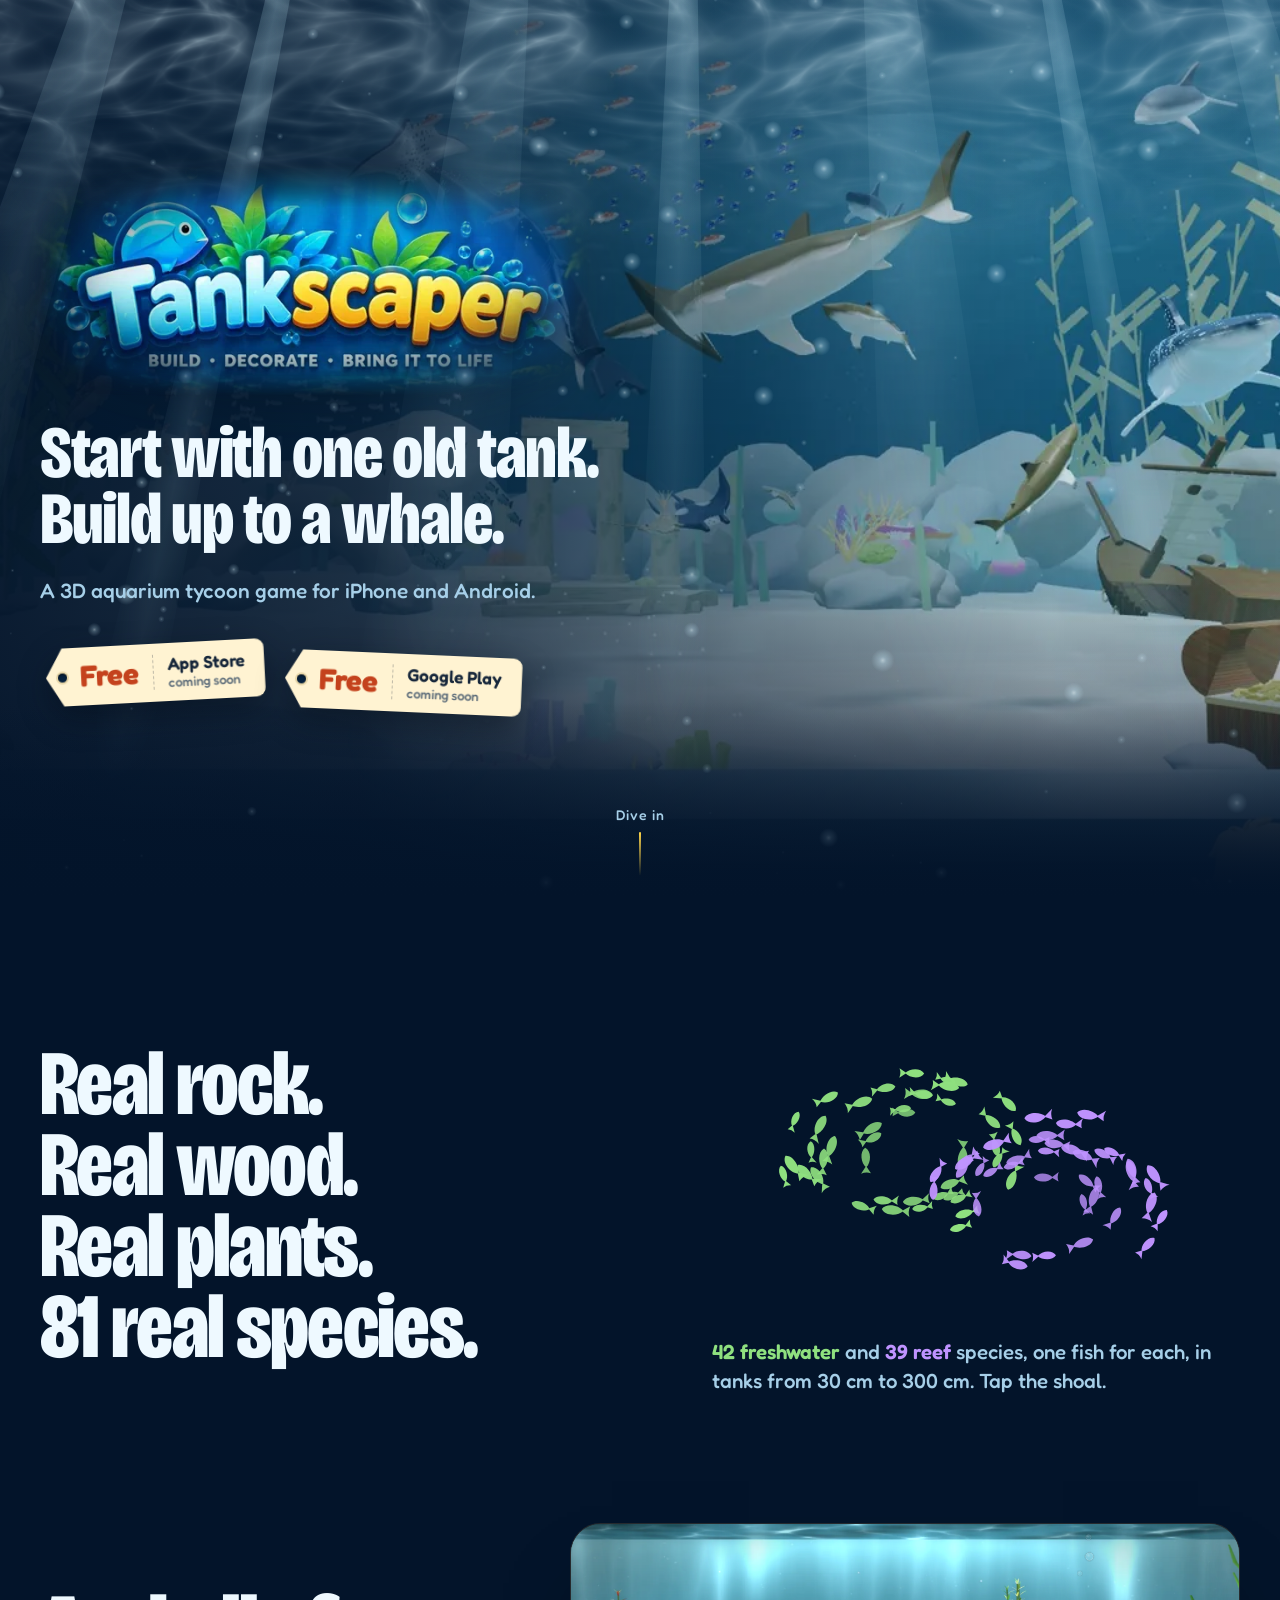
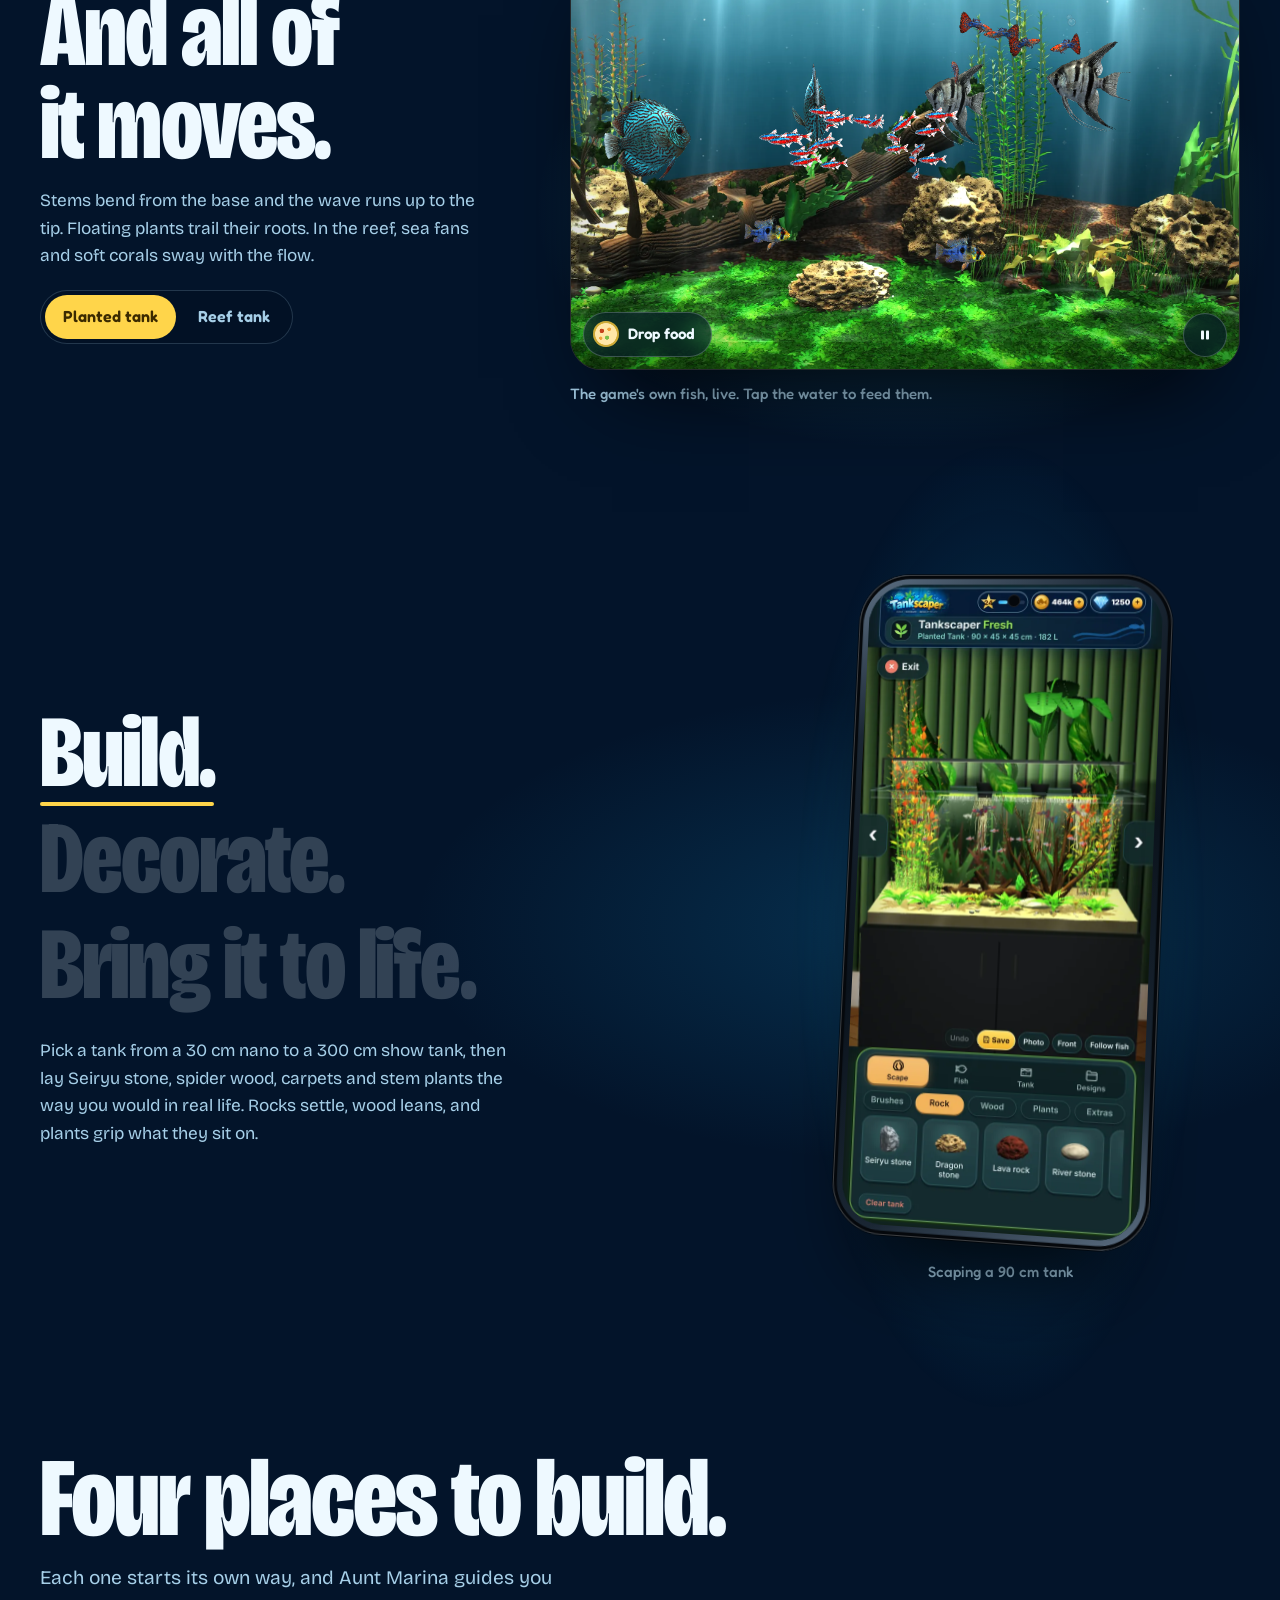
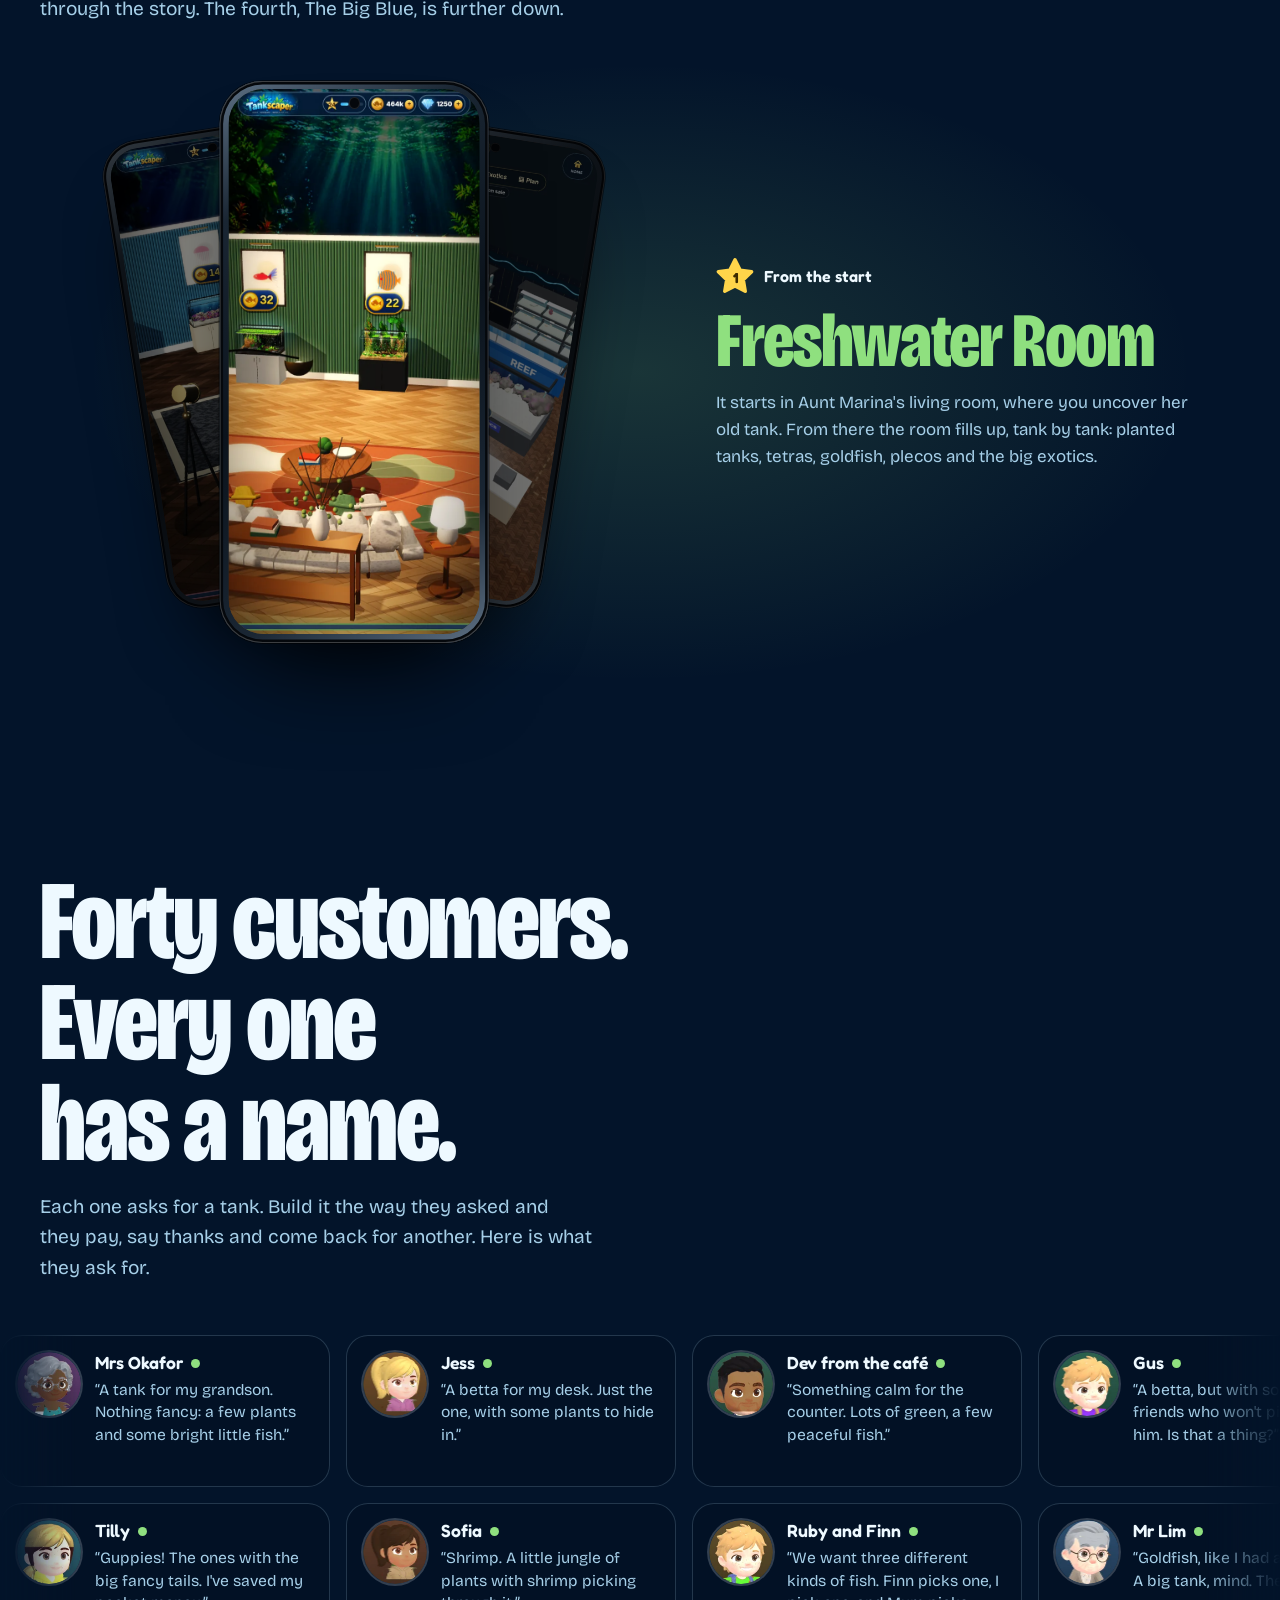
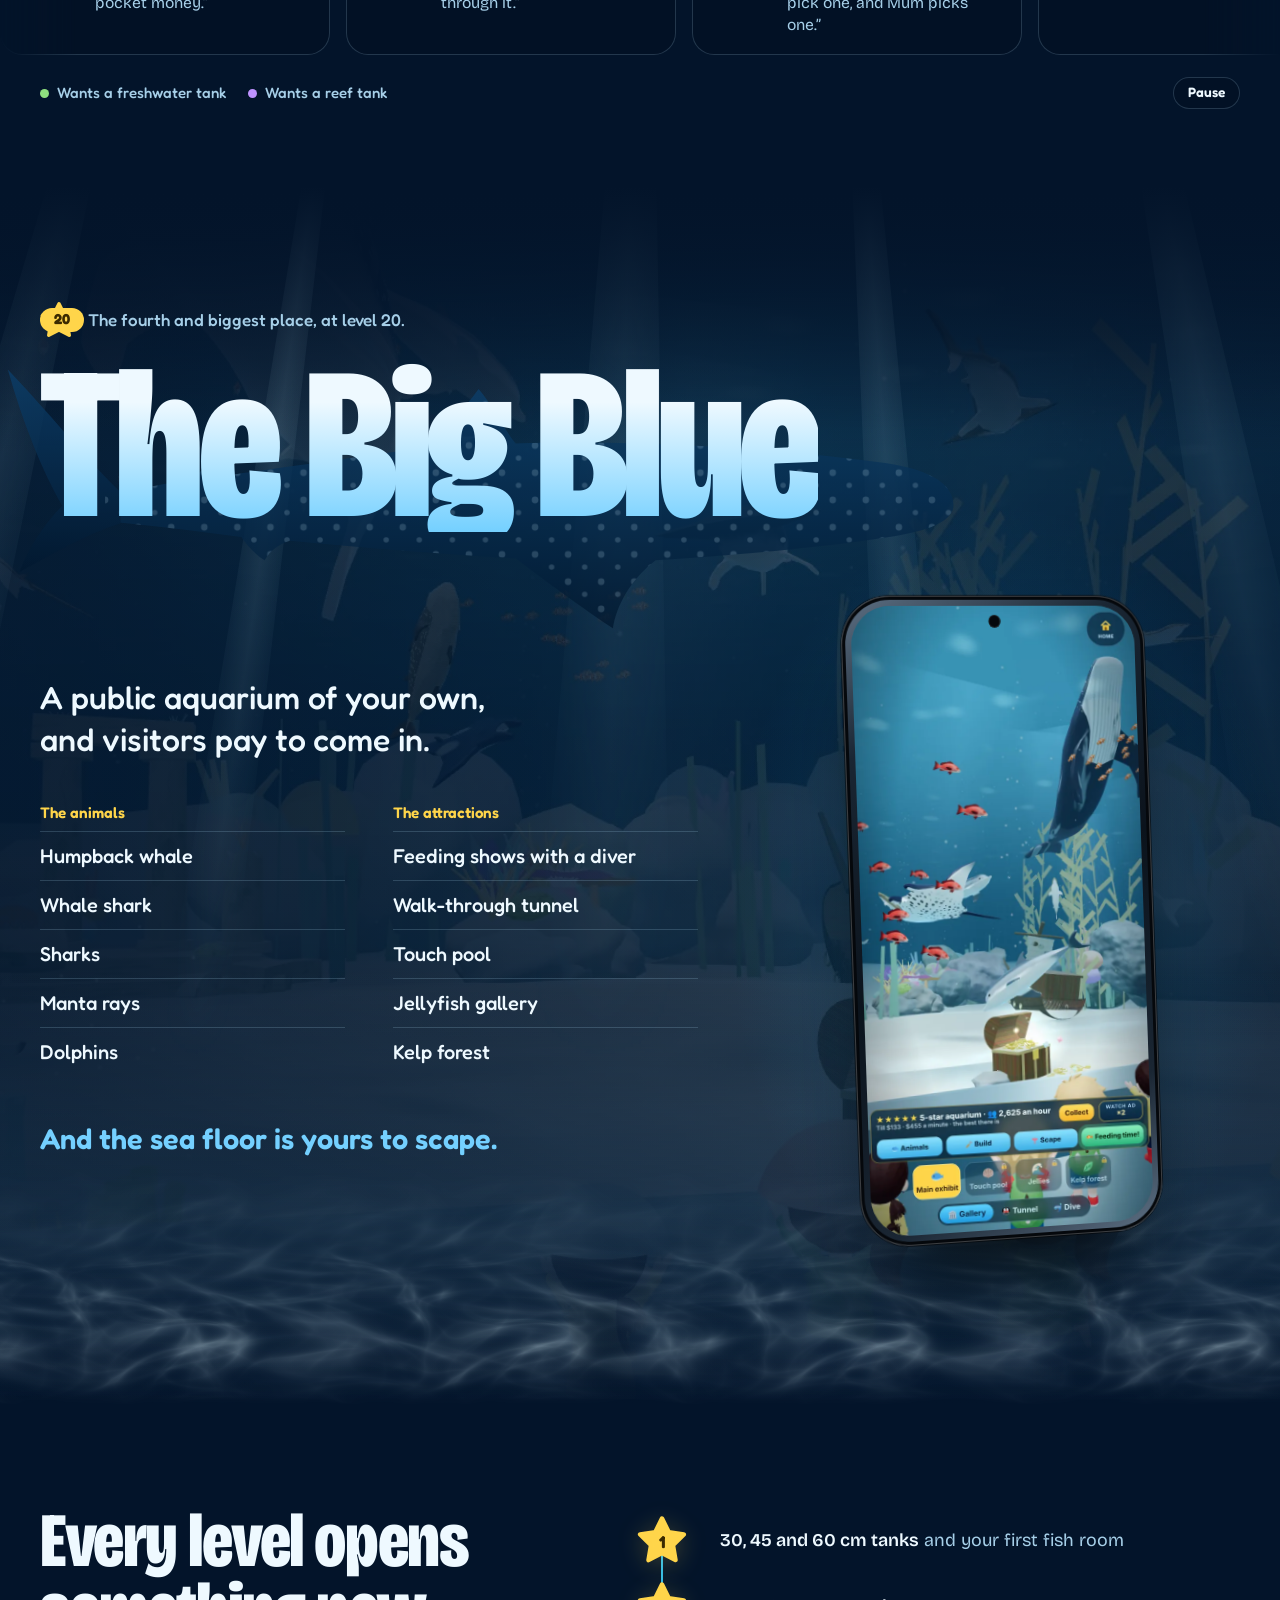
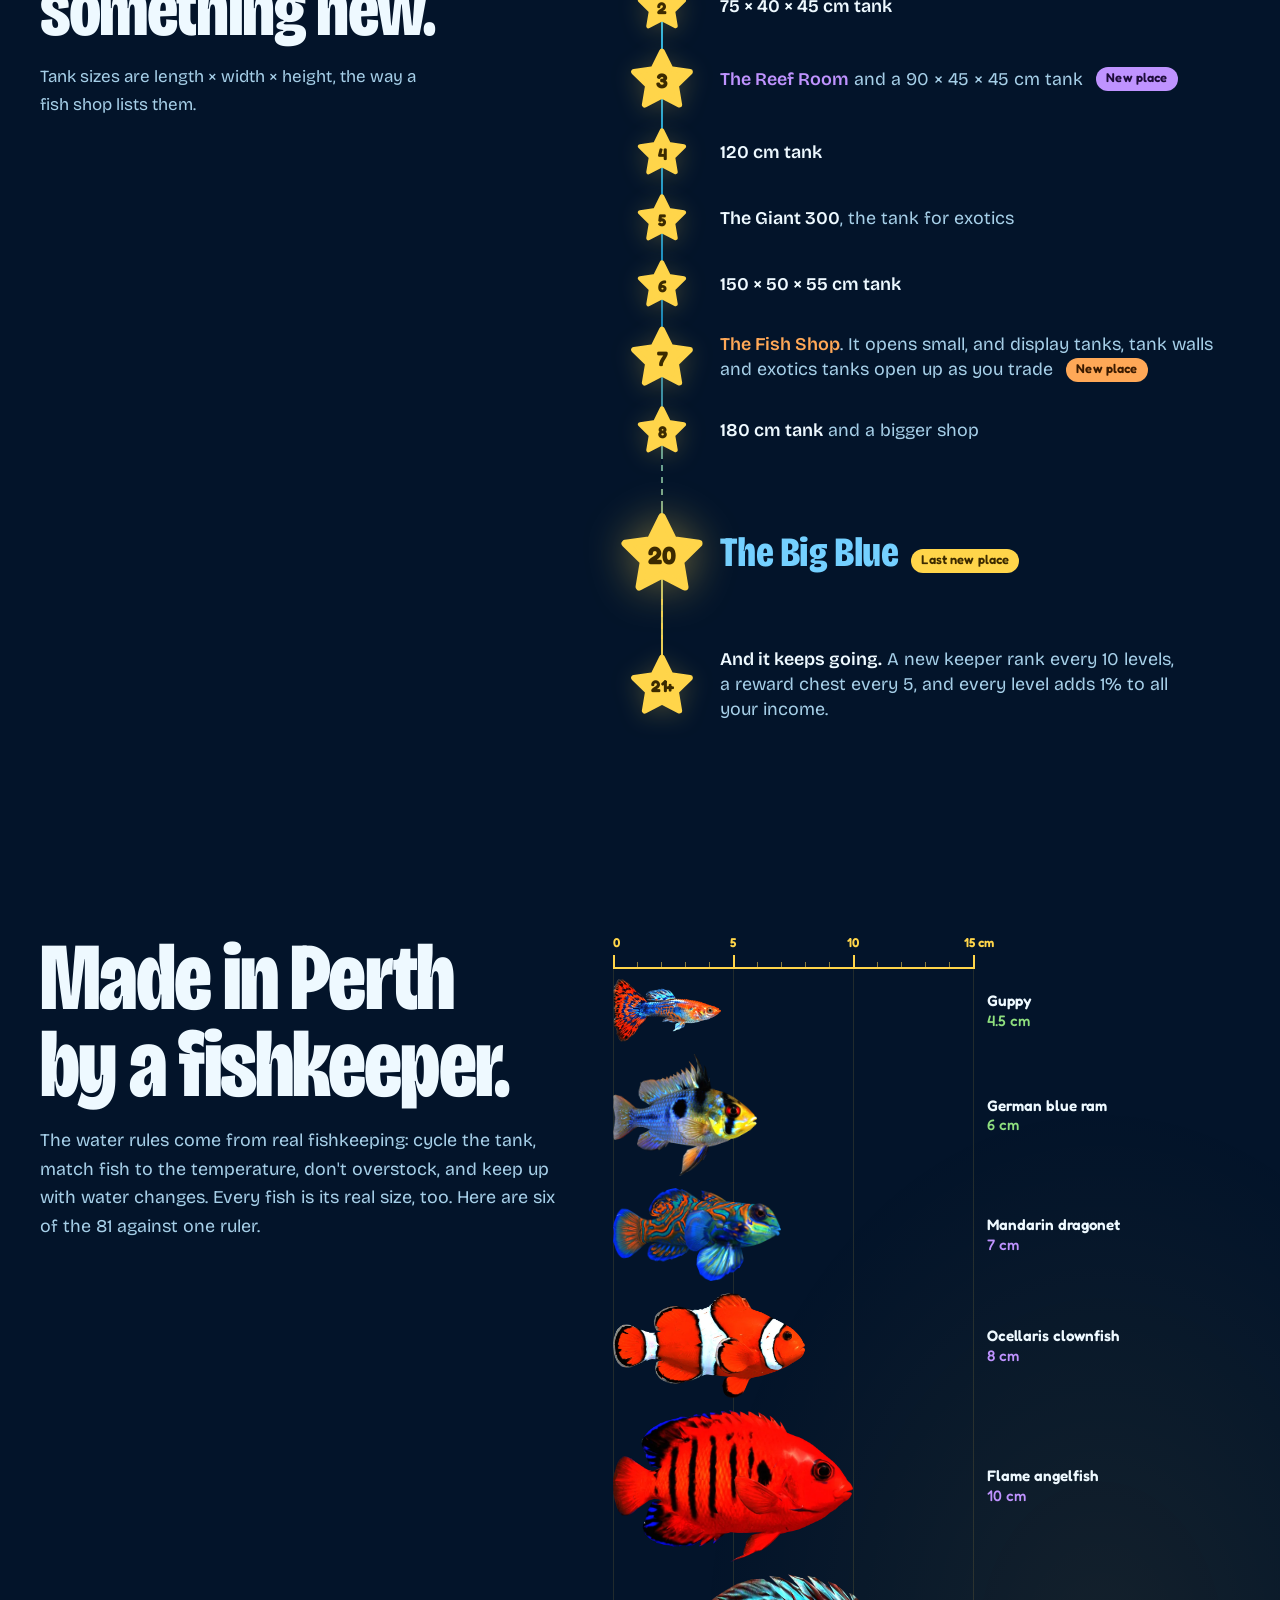
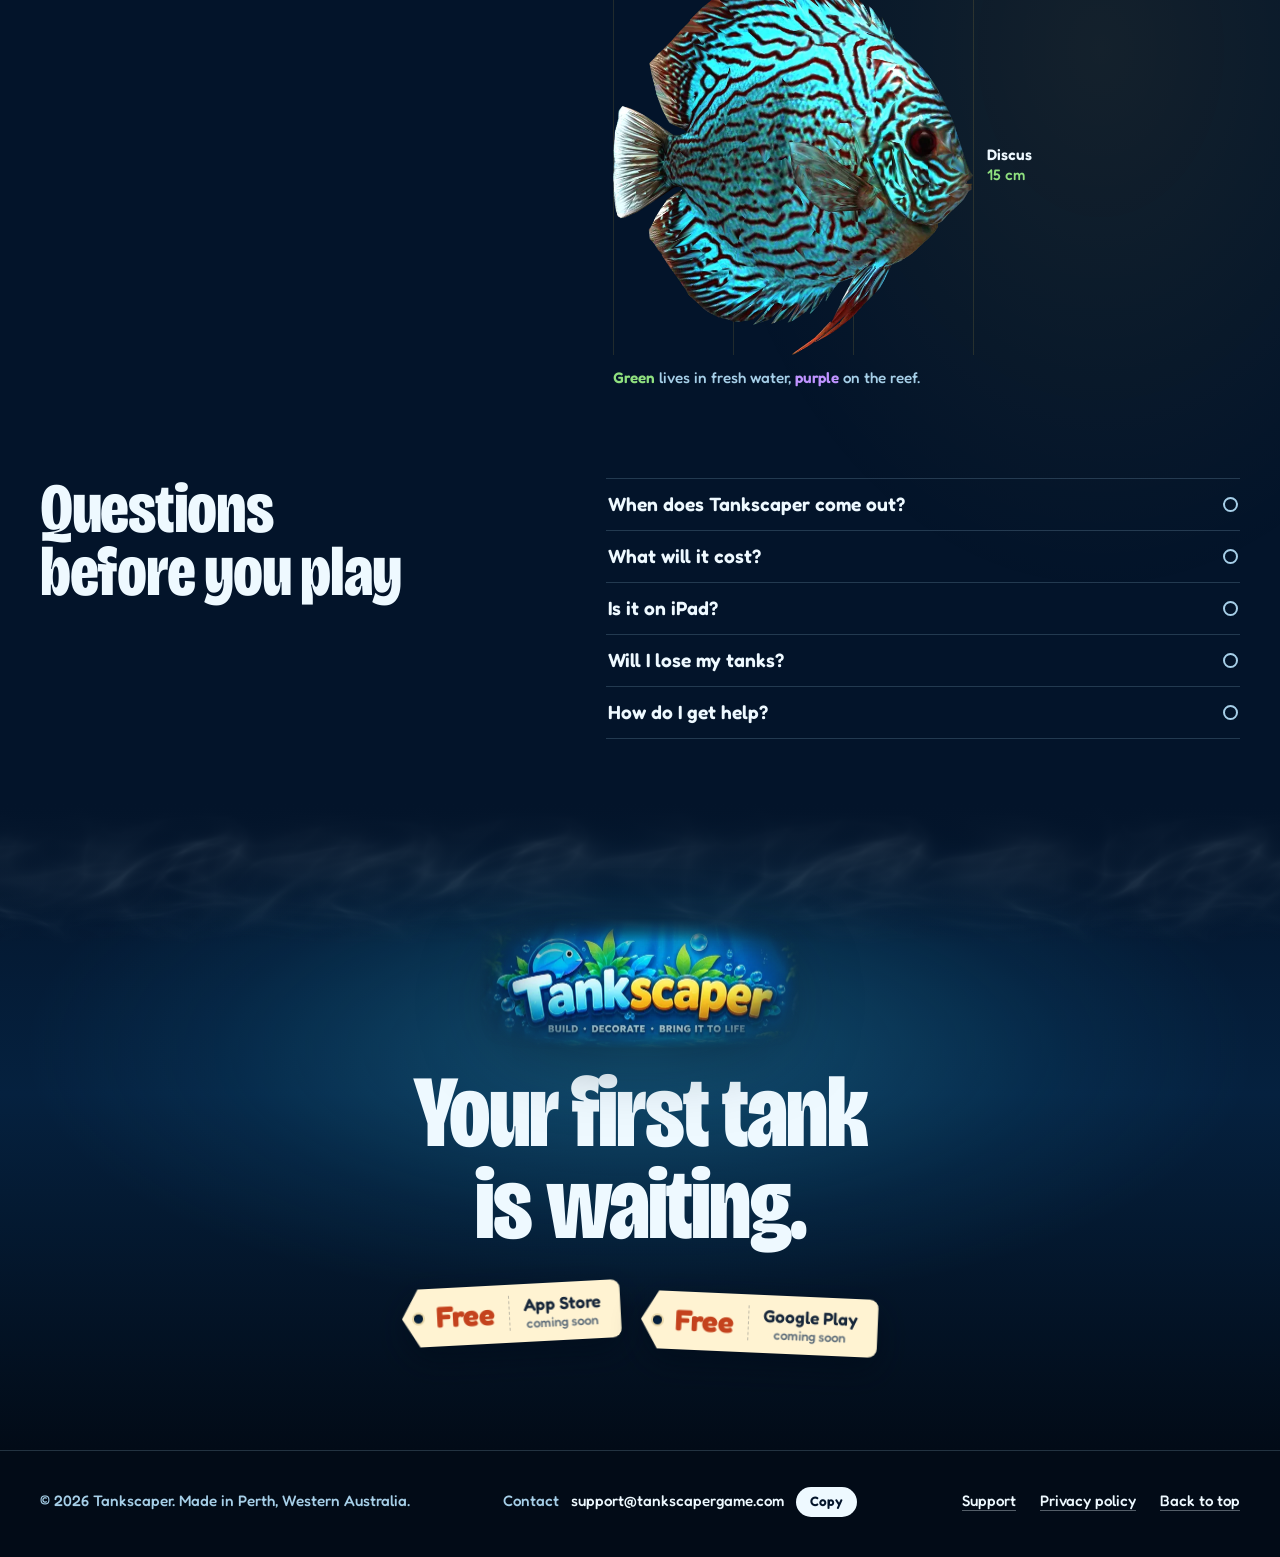
<file: index.html>
<!doctype html>
<html lang="en">
<head>
<meta charset="utf-8">
<meta name="viewport" content="width=device-width,initial-scale=1,viewport-fit=cover">
<style>:root{color-scheme:light;box-sizing:border-box;padding-top:env(safe-area-inset-top,0px);padding-bottom:env(safe-area-inset-bottom,0px)}html{scroll-padding-top:env(safe-area-inset-top,0px)}body{margin:0;padding:0;font:14px -apple-system,BlinkMacSystemFont,sans-serif;background:#fff;color:#000}img{max-width:100%}[hidden]:not([hidden=until-found i]){display:none!important}</style><title>Tankscaper: Aquarium Builder | 3D aquarium game for iPhone and Android</title>
<meta name="description" content="Tankscaper is a free-to-play 3D aquarium tycoon game, coming soon to iPhone and Android. Aquascape real tanks, keep 81 real species, and build your way from Aunt Marina's old tank to The Big Blue.">
<meta name="theme-color" content="#05213f">
<link rel="canonical" href="https://tankscapergame.com/">
<link rel="icon" href="/favicon.ico" sizes="48x48">
<link rel="icon" type="image/png" sizes="96x96" href="/favicon-96.png">
<link rel="apple-touch-icon" href="/apple-touch-icon.png">
<link rel="manifest" href="/site.webmanifest">
<meta property="og:type" content="website">
<meta property="og:site_name" content="Tankscaper">
<meta property="og:title" content="Tankscaper: Aquarium Builder">
<meta property="og:description" content="Tankscaper is a free-to-play 3D aquarium tycoon game, coming soon to iPhone and Android. Aquascape real tanks, keep 81 real species, and build your way from Aunt Marina's old tank to The Big Blue.">
<meta property="og:url" content="https://tankscapergame.com/">
<meta property="og:image" content="https://tankscapergame.com/img/share.jpg">
<meta property="og:image:width" content="1200">
<meta property="og:image:height" content="630">
<meta property="og:image:alt" content="The Tankscaper logo over a planted aquarium, with the words Build, Decorate, Bring it to life.">
<meta name="twitter:card" content="summary_large_image">
<script type="application/ld+json">{"@context":"https://schema.org","@type":"VideoGame","name":"Tankscaper: Aquarium Builder","url":"https://tankscapergame.com/","image":"https://tankscapergame.com/img/share.jpg","description":"Tankscaper is a free-to-play 3D aquarium tycoon game, coming soon to iPhone and Android. Aquascape real tanks, keep 81 real species, and build your way from Aunt Marina's old tank to The Big Blue.","genre":["Simulation","Casual"],"gamePlatform":["iOS","Android"],"applicationCategory":"Game","operatingSystem":"iOS, Android"}</script>
<link rel="preload" href="/fonts/bricolage-grotesque.woff2" as="font" type="font/woff2" crossorigin>
<link rel="stylesheet" href="/fonts/fonts.css">
<style>
/* Layout: the page is one long dive. The hero is bright water just under the surface; each section sits deeper,
   the first three places are lit rooms that stack up on the way down, The Big Blue is the deep end, and the last
   call rises back toward the light. Type is left-aligned and oversized; the game's own gradient and gold lead.
   One deliberate look: this page is always dark, whatever the viewer's theme. */
:root{
  --ease-out:cubic-bezier(.23,1,.32,1);
  color-scheme:dark;
  /* the game's loading-screen gradient, surface to deep */
  --surface:#34c2ee;
  --shallow:#1180b8;
  --mid:#0a4a7c;
  --deep:#05213f;
  --abyss:#03142a;          /* page ground, just below the gradient */
  --trench:#020b17;         /* footer */
  /* coins, stars and the "You're here" button in the game */
  --gold:#ffd54a;
  --gold-ink:#3b2a00;
  /* text on water */
  --foam:#eef9ff;
  --mist:#a6cfe8;
  --line:rgba(166,207,232,.2);
  --glass:rgba(2,16,34,.55);
  /* silhouettes */
  --sil-hi:#0c3f6b;
  --sil-lo:#02182f;
  --spot:#cfefff;
  /* phone hardware */
  --ti-hi:#5f7286;
  --ti:#1a2633;
  --ti-lo:#0b131c;
  --bezel:#05080c;
  /* the four places, coloured as on the game's home screen */
  --fresh:#8fe07f;  --fresh-ground:#0c3b31; --fresh-deep:#04181b;
  --reef:#bf93ff;   --reef-ground:#2b1858;  --reef-deep:#0c0a24;  --reef-ink:#1d0c3a;
  --shop:#ffa857;   --shop-ground:#41230d;  --shop-deep:#140b07;  --shop-ink:#3a1a00;
  --blue:#74d0ff;
  --caustic:none;           /* filled in by script with a drawn caustic texture */
  /* type */
  --display:"Bricolage Grotesque","Avenir Next Condensed","Arial Narrow",sans-serif-condensed,system-ui,sans-serif;
  --text:"Bricolage Grotesque",system-ui,-apple-system,"Segoe UI",Roboto,sans-serif;
  --ui:"Fredoka",ui-rounded,"Arial Rounded MT Bold","Trebuchet MS",system-ui,sans-serif;
}

*,*::before,*::after{box-sizing:border-box}
body{background:var(--abyss);color:var(--foam);font:400 1.0625rem/1.6 var(--text);-webkit-font-smoothing:antialiased;-moz-osx-font-smoothing:grayscale;overflow-x:hidden}
a,button,summary{touch-action:manipulation}
.seg button,.copy,.belt-toggle,.verbs button,.fan-card,.feed{-webkit-tap-highlight-color:transparent}
h1,h2,h3,p,ul,ol,figure{margin:0}
p{text-wrap:pretty}
ul,ol{padding:0;list-style:none}
img{display:block;max-width:100%}
a{color:inherit}
:focus-visible{outline:3px solid var(--gold);outline-offset:4px;border-radius:10px}
.skip{position:absolute;left:16px;top:-80px;z-index:20;padding:14px 18px;border-radius:999px;background:var(--gold);color:var(--gold-ink);font:600 1rem/1 var(--ui);text-decoration:none}
.skip:focus{top:calc(12px + env(safe-area-inset-top,0px))}
.sr-only{position:absolute;width:1px;height:1px;margin:-1px;padding:0;overflow:hidden;clip:rect(0 0 0 0);clip-path:inset(50%);white-space:nowrap;border:0}
.defs{position:absolute;width:0;height:0;overflow:hidden}

.wrap{width:100%;max-width:1280px;margin-inline:auto;padding-left:max(16px, env(safe-area-inset-left, 0px));padding-right:max(16px, env(safe-area-inset-right, 0px))}
@media (min-width:760px){.wrap{padding-left:max(40px, env(safe-area-inset-left, 0px));padding-right:max(40px, env(safe-area-inset-right, 0px))}}

.display{font-family:var(--display);font-weight:800;font-stretch:75%;line-height:.9;letter-spacing:-.018em;text-wrap:balance}

/* ---------- shared: price tags, phones ---------- */
.kind{font:500 clamp(1.05rem,1.8vw,1.3rem)/1.4 var(--ui);color:var(--mist)}

.phone{--pw:min(300px,74vw);position:relative;width:var(--pw);max-width:100%;padding:calc(var(--pw) * .032);border-radius:calc(var(--pw) * .16);
  background:linear-gradient(150deg,var(--ti-hi) 0%,var(--ti) 20%,var(--ti-lo) 50%,var(--ti) 80%,var(--ti-hi) 100%);
  box-shadow:inset 0 0 0 1px rgba(255,255,255,.22),inset 0 0 0 calc(var(--pw) * .013) var(--bezel),0 60px 90px -40px rgba(0,0,0,.9),0 0 0 1px rgba(0,0,0,.5)}
.phone img{width:100%;height:auto;aspect-ratio:9/19.5;object-fit:cover;object-position:50% 0;border-radius:calc(var(--pw) * .13);background:var(--deep)}
.phone::after{content:"";position:absolute;top:calc(var(--pw) * .062);left:50%;width:calc(var(--pw) * .042);aspect-ratio:1;transform:translateX(-50%);border-radius:50%;background:var(--bezel);box-shadow:inset 0 0 0 1px rgba(255,255,255,.1)}

/* ---------- living water: caustics, light shafts, silhouettes, motes ---------- */
.scene{position:absolute;inset:0;z-index:-1;pointer-events:none;overflow:hidden}
.scene>*{position:absolute}
.caustics{overflow:hidden;opacity:0;transition:opacity 2.4s ease}
.caustics.on{opacity:var(--co,.5)}
/* each layer is one tile larger only on the sides it drifts away from, then loops seamlessly */
.caustics i{position:absolute;inset:calc(var(--t) * -1) 0 0 calc(var(--t) * -1);background-image:var(--caustic);background-size:var(--t) var(--t);background-repeat:repeat;animation:drift-a 30s linear infinite}
.caustics i:first-child{--t:340px}
.caustics i+i{--t:470px;inset:calc(var(--t) * -1) calc(var(--t) * -1) 0 0;opacity:.75;animation-name:drift-b;animation-duration:43s}
@keyframes drift-a{to{transform:translate3d(var(--t),var(--t),0)}}
@keyframes drift-b{to{transform:translate3d(calc(var(--t) * -1),var(--t),0)}}
.ceiling{inset:0 -20% auto;height:56%;transform:scaleY(.5);transform-origin:50% 0;--co:.6;
  -webkit-mask-image:linear-gradient(180deg,#000 0%,rgba(0,0,0,.5) 45%,transparent 100%);mask-image:linear-gradient(180deg,#000 0%,rgba(0,0,0,.5) 45%,transparent 100%)}

.shafts{inset:-4% -8% 0;transform-origin:50% 0;animation:sway 19s ease-in-out -6s infinite alternate}
.shafts i{position:absolute;top:-3%;left:var(--x);width:var(--w);height:112%;transform-origin:50% 0;transform:rotate(var(--r));
  background:linear-gradient(90deg,rgba(196,240,255,0),rgba(196,240,255,var(--a,.2)) 50%,rgba(196,240,255,0));
  clip-path:polygon(36% 0,64% 0,100% 100%,0 100%);
  -webkit-mask-image:linear-gradient(180deg,#000 0%,rgba(0,0,0,.5) 40%,transparent 84%);mask-image:linear-gradient(180deg,#000 0%,rgba(0,0,0,.5) 40%,transparent 84%);
  animation:shimmer var(--d,9s) ease-in-out var(--dl,0s) infinite alternate}
@keyframes shimmer{from{opacity:.28}to{opacity:1}}
@keyframes sway{from{transform:rotate(-2deg)}to{transform:rotate(2.2deg)}}

.sil svg{display:block;width:100%;height:auto;overflow:visible}
.sil .s1{stop-color:var(--sil-hi)}
.sil .s2{stop-color:var(--sil-lo)}
.whale{left:0;bottom:7%;width:clamp(640px,74vw,1180px);animation:swim-l 100s linear -42s infinite}
.whale svg{opacity:.6;animation:bob 12s ease-in-out -3s infinite alternate}
.whale .fluke{transform-origin:872px 174px;animation:fluke 6.5s ease-in-out infinite alternate}
.manta{left:0;top:5%;width:clamp(180px,22vw,330px);animation:glide 72s linear -30s infinite}
.manta svg{opacity:.85;animation:flap 5.2s ease-in-out infinite alternate}
@keyframes swim-l{from{transform:translate3d(100vw,0,0)}to{transform:translate3d(-100%,0,0)}}
@keyframes swim-r{from{transform:translate3d(-100%,0,0)}to{transform:translate3d(100vw,0,0)}}
@keyframes bob{from{transform:translateY(-3%) rotate(-1.2deg)}to{transform:translateY(4%) rotate(1.4deg)}}
@keyframes fluke{from{transform:rotate(-7deg)}to{transform:rotate(8deg)}}
@keyframes glide{from{transform:translate3d(104vw,70%,0) rotate(-68deg)}to{transform:translate3d(-130%,-30%,0) rotate(-84deg)}}
@keyframes flap{from{transform:scale(1,1)}to{transform:scale(.8,1.06)}}
.motes{inset:0;width:100%;height:100%}

/* paused when off screen, and always for reduced motion (each layer holds its first frame) */
.live.is-off .scene *,.live.is-off .shark,.live.is-off .shark *{animation-play-state:paused}
@media (prefers-reduced-motion:reduce){
  .scene *,.shark,.shark *,.dive i{animation-play-state:paused!important}
  .film{display:none}
  .caustics{transition:none}
}

/* ---------- 1. hero ---------- */
.hero{position:relative;isolation:isolate;overflow:hidden;display:flex;flex-direction:column;justify-content:center;
  min-height:max(640px,min(100vh,1040px));min-height:max(640px,min(100svh,1040px));
  background:
    radial-gradient(110% 60% at 50% -14%,rgba(52,194,238,.9) 0%,rgba(52,194,238,.32) 42%,rgba(52,194,238,0) 72%),
    linear-gradient(180deg,var(--shallow) 0%,var(--mid) 36%,var(--deep) 72%,var(--abyss) 100%)}
.hero .scene::after{content:"";position:absolute;inset:auto 0 0;height:22%;background:linear-gradient(180deg,rgba(3,20,42,0),var(--abyss))}
/* key art: a frame from the game's own Big Blue, under the light, the caustics and the motes.
   Darkened on the copy side so the words stay crisp; on a phone the whole frame dims behind the copy. */
.keyart{inset:0}
.keyart img{position:absolute;inset:0;width:100%;height:100%;object-fit:cover;object-position:64% 42%}
.keyart::after{content:"";position:absolute;inset:0;background:
  linear-gradient(90deg,rgba(3,20,42,.95) 0%,rgba(3,20,42,.84) 28%,rgba(3,20,42,.4) 56%,rgba(3,20,42,.06) 82%),
  linear-gradient(180deg,rgba(5,33,63,.5) 0%,rgba(5,33,63,0) 26%,rgba(3,20,42,0) 64%,var(--abyss) 100%)}
.has-art .whale,.has-art .manta{display:none}
@media (max-width:899px){
  .keyart img{object-position:70% 50%}
  .keyart::after{background:linear-gradient(180deg,rgba(3,20,42,.72) 0%,rgba(3,20,42,.66) 40%,rgba(3,20,42,.84) 72%,var(--abyss) 100%)}
}
.hero-inner{position:relative;padding-block:clamp(76px,11svh,120px) clamp(104px,14svh,150px)}
.hero-copy{display:flex;flex-direction:column;align-items:flex-start;gap:clamp(16px,2.2vw,24px);max-width:820px}
.logo{width:min(560px,100%);margin-left:-1.4%;filter:drop-shadow(0 18px 34px rgba(2,12,25,.45))}
/* the logo art carries its own underwater backdrop: feather its edges into the scene */
.logo img,.final-logo img{width:100%;height:auto;
  -webkit-mask-image:linear-gradient(90deg,transparent 0%,#000 5%,#000 95%,transparent 100%),linear-gradient(180deg,transparent 0%,#000 18%,#000 88%,transparent 100%);
  -webkit-mask-composite:source-in;
  mask-image:linear-gradient(90deg,transparent 0%,#000 5%,#000 95%,transparent 100%),linear-gradient(180deg,transparent 0%,#000 18%,#000 88%,transparent 100%);
  mask-composite:intersect}
.hook{font-size:clamp(2.3rem,9.4vw,4.6rem);max-width:100%}
.hook span{display:block}

.dive{position:absolute;z-index:1;left:0;right:0;bottom:16px;width:max-content;margin-inline:auto;display:flex;flex-direction:column;align-items:center;gap:10px;padding:8px 14px;font:500 .875rem/1 var(--ui);letter-spacing:.06em;color:var(--mist);text-decoration:none}
.dive i{display:block;width:2px;height:44px;border-radius:2px;background:linear-gradient(180deg,var(--gold),rgba(255,213,74,0));transform-origin:50% 0;animation:cue 2.8s ease-in-out -1.2s infinite}
@keyframes cue{0%{transform:scaleY(0);opacity:1}60%{transform:scaleY(1);opacity:1}100%{transform:scaleY(1);opacity:0}}
@media (min-width:1000px){
  .whale{bottom:9%}
  .manta{top:9%}
}

/* ---------- 2 to 4: see the v4 block at the end ---------- */



/* ---------- 5. the final level ---------- */
.bigblue{position:relative;isolation:isolate;overflow:hidden;padding-block:clamp(96px,12vw,180px) clamp(150px,18vw,260px);
  background:
    radial-gradient(70% 40% at 50% 18%,rgba(17,128,184,.5),rgba(17,128,184,0) 70%),
    linear-gradient(180deg,var(--abyss) 0%,var(--deep) 16%,var(--deep) 40%,var(--abyss) 100%)}
.bigblue .shafts{inset:-2% -8% 20%}
/* the Big Blue from the visitors' side of the glass, faint behind the section */
.bigblue .keyart img{object-position:56% 62%;opacity:.6}
.bigblue .keyart::after{background:
  linear-gradient(180deg,var(--abyss) 0%,rgba(3,20,42,.5) 20%,rgba(3,20,42,.55) 62%,var(--abyss) 100%),
  linear-gradient(90deg,rgba(3,20,42,.72) 0%,rgba(3,20,42,.22) 62%,rgba(3,20,42,.4) 100%)}
.floor{inset:auto -20% 0;height:46%;transform:scaleY(.42);transform-origin:50% 100%;--co:.42;
  -webkit-mask-image:linear-gradient(0deg,transparent 0%,#000 26%,rgba(0,0,0,.4) 60%,transparent 100%);mask-image:linear-gradient(0deg,transparent 0%,#000 26%,rgba(0,0,0,.4) 60%,transparent 100%)}
.bigblue .scene::after{content:"";position:absolute;inset:auto 0 0;height:36%;background:linear-gradient(180deg,rgba(116,208,255,0) 0%,rgba(116,208,255,.07) 55%,rgba(3,20,42,0) 100%)}
.bb-head{position:relative;display:flex;flex-direction:column;align-items:flex-start;gap:20px}
.bb-when{display:flex;flex-wrap:wrap;gap:10px 12px;align-items:center;font:500 1.0625rem/1.3 var(--ui);color:var(--mist)}
.bb-when b{font-weight:600;color:var(--gold-ink);background:var(--gold);border-radius:999px;padding:5px 14px 6px}
.bb-title{position:relative;z-index:1;font-size:clamp(4.6rem,22vw,13.5rem);line-height:.8;letter-spacing:-.028em;color:var(--foam)}
@supports ((-webkit-background-clip:text) or (background-clip:text)){
  .bb-title{background:linear-gradient(180deg,var(--foam) 25%,var(--blue) 100%);-webkit-background-clip:text;background-clip:text;color:transparent}
}
.shark{position:absolute;z-index:0;left:calc(50% - 50vw);top:24%;width:clamp(560px,76vw,1160px);pointer-events:none;animation:swim-r 74s linear -30s infinite}
.shark svg{opacity:.78;scale:-1 1;animation:bob 14s ease-in-out -5s infinite alternate}
.shark .tail{transform-origin:884px 156px;animation:sweep 3.6s ease-in-out infinite alternate}
.shark pattern circle{fill:var(--spot)}
@keyframes sweep{from{transform:scaleX(1)}to{transform:scaleX(.7)}}
.bb-body{display:grid;grid-template-columns:minmax(0,1fr);gap:clamp(44px,6vw,72px);margin-top:clamp(36px,5vw,64px)}
.bb-copy{display:flex;flex-direction:column;gap:clamp(28px,4vw,44px);min-width:0}
.bb-lead{font:500 clamp(1.35rem,2.6vw,2rem)/1.3 var(--ui);max-width:26ch}
.exhibits{display:grid;grid-template-columns:repeat(2,minmax(0,1fr));gap:20px clamp(20px,4vw,48px)}
.exhibits h3{font:600 .95rem/1.2 var(--ui);color:var(--gold);margin-bottom:8px}
.exhibits li{padding-block:11px;border-top:1px solid var(--line);font:500 clamp(1.02rem,1.6vw,1.25rem)/1.3 var(--ui)}
.bb-floor{font:600 clamp(1.3rem,2.4vw,1.8rem)/1.3 var(--ui);color:var(--blue)}
.bb-phone{position:relative;justify-self:center;isolation:isolate}
.bb-phone::before{content:"";position:absolute;inset:-14% -40%;z-index:-1;background:radial-gradient(closest-side,rgba(116,208,255,.3),rgba(17,128,184,.12) 55%,rgba(17,128,184,0))}
.bb-phone .phone{--pw:min(300px,74vw);transform:perspective(1600px) rotateY(10deg) rotate(-2deg)}
@media (min-width:1000px){
  .bb-body{grid-template-columns:minmax(0,7fr) minmax(0,5fr);align-items:center}
  .bb-phone .phone{--pw:min(330px,25vw)}
}

/* ---------- 6. level journey ---------- */
.journey{position:relative;padding-block:clamp(96px,12vw,180px)}
.journey-grid{display:grid;grid-template-columns:minmax(0,1fr);gap:clamp(40px,5vw,64px)}
.journey-head{display:flex;flex-direction:column;gap:18px;align-self:start}
.journey-head h2{font-size:clamp(2.9rem,10.5vw,6.5rem)}
.journey-head p{max-width:36ch;color:var(--mist)}
.levels{position:relative;display:flex;flex-direction:column}
.levels::before{content:"";position:absolute;left:41px;top:34px;bottom:52px;width:2px;background:linear-gradient(180deg,var(--surface),var(--shallow) 55%,var(--gold))}
.lv{position:relative;display:grid;grid-template-columns:84px minmax(0,1fr);gap:16px;align-items:center;padding-block:8px}
.star{position:relative;justify-self:center;display:grid;place-items:center;width:50px;height:50px}
.star svg{position:absolute;inset:0;width:100%;height:100%;fill:var(--gold);stroke:var(--gold);stroke-width:9;stroke-linejoin:round;overflow:visible;filter:drop-shadow(0 4px 12px rgba(255,213,74,.22))}
.star b{position:relative;padding-top:5px;font:700 1.05rem/1 var(--ui);color:var(--gold-ink);font-variant-numeric:tabular-nums}
.lv p{color:var(--mist);font-size:clamp(1.0625rem,1.4vw,1.25rem);line-height:1.4}
.lv strong{color:var(--foam);font-weight:600}
.lv.big .star{width:64px;height:64px}
.lv.big .star b{font-size:1.3rem}
.lv.reef strong{color:var(--reef)}
.lv.shop strong{color:var(--shop)}
.lv.finale{margin-top:40px}
.lv.finale::before{content:"";position:absolute;left:41px;top:-44px;height:44px;width:2px;background:repeating-linear-gradient(180deg,var(--abyss) 0 6px,transparent 6px 12px)}
.lv.finale .star{width:84px;height:84px}
.lv.finale .star svg{filter:drop-shadow(0 0 22px rgba(255,213,74,.45))}
.lv.finale .star b{font-size:1.55rem}
.lv.finale strong{color:var(--blue);font:800 clamp(1.9rem,4vw,2.6rem)/1 var(--display);font-stretch:75%;letter-spacing:-.01em}
.tag{display:inline-block;margin-left:8px;vertical-align:.18em;font:600 .8rem/1 var(--ui);letter-spacing:.01em;padding:5px 10px 6px;border-radius:999px;white-space:nowrap}
.lv.reef .tag{background:var(--reef);color:var(--reef-ink)}
.lv.shop .tag{background:var(--shop);color:var(--shop-ink)}
.lv.finale .tag{background:var(--gold);color:var(--gold-ink)}
.lv.beyond{margin-top:36px}
.beyond::before{content:"";position:absolute;left:41px;top:-40px;height:40px;width:2px;background:repeating-linear-gradient(180deg,var(--gold) 0 6px,transparent 6px 12px);opacity:.6}
.lv.beyond .star{width:64px;height:64px}
.lv.beyond .star b{font-size:1.05rem;letter-spacing:-.02em;padding-top:4px}
@media (min-width:1000px){
  .journey-grid{grid-template-columns:minmax(0,5fr) minmax(0,6fr);align-items:start}
  .journey-head{position:sticky;top:120px}
  .journey-head h2{font-size:clamp(2.9rem,6vw,5.5rem)}
}

/* ---------- 7. made in Perth ---------- */
.maker{position:relative;padding-block:clamp(88px,11vw,170px);
  background:radial-gradient(45% 50% at 86% 52%,rgba(255,213,74,.07),rgba(255,213,74,0) 70%)}
.maker-grid{display:grid;grid-template-columns:minmax(0,1fr);gap:clamp(32px,5vw,72px)}
.maker h2{font-size:clamp(2.9rem,10.5vw,7rem)}
.maker-copy{display:flex;flex-direction:column;gap:22px;max-width:52ch;min-width:0}
.maker-copy>p{color:var(--mist);font-size:clamp(1.0625rem,1.4vw,1.2rem)}
.cast{display:flex;flex-direction:column}
.cast li{padding-block:12px;border-top:1px solid var(--line);font:600 clamp(1.45rem,3vw,2.1rem)/1.15 var(--ui);color:var(--foam)}
.cast li:last-child{border-bottom:1px solid var(--line)}

@media (min-width:1000px){.maker-grid{grid-template-columns:minmax(0,6fr) minmax(0,5fr);align-items:end}}

/* ---------- 8. final call ---------- */
.final{position:relative;isolation:isolate;overflow:hidden;padding-block:clamp(110px,13vw,200px) clamp(110px,13vw,190px);text-align:center;
  background:
    radial-gradient(60% 50% at 50% 38%,rgba(52,194,238,.3),rgba(17,128,184,.1) 55%,rgba(17,128,184,0) 80%),
    linear-gradient(180deg,var(--abyss) 0%,var(--deep) 45%,var(--trench) 100%)}
.final .ceiling{--co:.35;height:44%}
.final .shafts{inset:-2% 0 30%}
.final-inner{display:flex;flex-direction:column;align-items:center;gap:22px}
.final-logo{width:min(400px,84%);filter:drop-shadow(0 18px 34px rgba(2,12,25,.5))}
.final .scene::before,.bigblue .scene::before{content:"";position:absolute;z-index:1;inset:0 0 auto;height:22%;background:linear-gradient(180deg,var(--abyss),rgba(3,20,42,0))}
.final .ceiling{-webkit-mask-image:linear-gradient(180deg,transparent 0%,#000 30%,rgba(0,0,0,.45) 60%,transparent 100%);mask-image:linear-gradient(180deg,transparent 0%,#000 30%,rgba(0,0,0,.45) 60%,transparent 100%)}
.final h2{font-size:clamp(3rem,11vw,7.5rem);max-width:12ch}


/* ---------- 9. footer ---------- */
.foot{background:var(--trench);border-top:1px solid var(--line);padding-block:36px 40px}
.foot-inner{display:flex;flex-wrap:wrap;gap:18px 40px;justify-content:space-between;align-items:center;font:500 .95rem/1.5 var(--ui);color:var(--mist)}
.contact{display:flex;flex-wrap:wrap;align-items:center;gap:8px 12px}
.mail{user-select:all;-webkit-user-select:all;color:var(--foam)}
.copy{position:relative;font:600 .85rem/1 var(--ui);color:var(--abyss);background:var(--foam);border:0;border-radius:999px;padding:8px 14px;cursor:pointer;transition:background .2s ease,transform .16s var(--ease-out)}
.copy::before{content:"";position:absolute;inset:-7px -4px}
.copy:active{transform:scale(.97)}
@media (hover:hover) and (pointer:fine){.copy:hover{background:var(--gold)}}
.copied{color:var(--gold)}
.foot nav{display:flex;flex-wrap:wrap;gap:24px}
.foot a{display:inline-block;padding-block:11px;margin-block:-11px;color:var(--foam);text-decoration-color:rgba(238,249,255,.35);text-underline-offset:4px;transition:text-decoration-color .2s ease}
@media (hover:hover) and (pointer:fine){.foot a:hover{text-decoration-color:var(--gold)}}

/* ---------- clips recorded in the game: fade in over their still once they are playing ---------- */
.film{position:absolute;inset:0;width:100%;height:100%;object-fit:cover;opacity:0;transition:opacity 1.2s ease;pointer-events:none}
.film.on{opacity:1}
.keyart .film{object-position:64% 42%}
@media (max-width:899px){.keyart .film{object-position:70% 50%}}





/* the phone beside the three beats shows a different screen for each */
.phone .screens{position:relative;aspect-ratio:9/19.5;overflow:hidden;border-radius:calc(var(--pw) * .13);background:var(--deep)}
.phone .screens img{position:absolute;inset:0;width:100%;height:100%;aspect-ratio:auto;border-radius:0;opacity:0;transition:opacity .6s ease}
.phone .screens img.show{opacity:1}
.screen-name{margin-top:22px;text-align:center;font:500 .9375rem/1.3 var(--ui);color:var(--mist)}

/* ---------- 4b. the regulars ---------- */
.regulars{position:relative;overflow:hidden;padding-block:clamp(72px,10vw,150px) clamp(64px,9vw,130px)}
.reg-head{display:grid;grid-template-columns:minmax(0,1fr);gap:clamp(36px,5vw,72px);align-items:center;margin-bottom:clamp(40px,5vw,72px)}
.reg-copy{display:flex;flex-direction:column;gap:18px;min-width:0}
.reg-head h2{font-size:clamp(2.9rem,10.5vw,7rem);max-width:13ch}
.reg-copy p{max-width:46ch;color:var(--mist);font-size:clamp(1.0625rem,1.5vw,1.25rem)}
.reg-phone{position:relative;justify-self:center;isolation:isolate}
.reg-phone::before{content:"";position:absolute;inset:-12% -30%;z-index:-1;background:radial-gradient(closest-side,rgba(255,213,74,.16),rgba(255,213,74,0))}
.reg-phone .phone{--pw:min(280px,70vw);transform:perspective(1600px) rotateY(9deg) rotate(-2.5deg)}
@media (min-width:1000px){.reg-head{grid-template-columns:minmax(0,7fr) minmax(0,4fr)}.reg-phone .phone{--pw:min(300px,23vw)}}
.marquee{display:flex;flex-direction:column;gap:16px;overflow:hidden;
  -webkit-mask-image:linear-gradient(90deg,transparent 0,#000 6%,#000 94%,transparent 100%);mask-image:linear-gradient(90deg,transparent 0,#000 6%,#000 94%,transparent 100%)}
.belt{display:flex;gap:16px;width:max-content}
.belt ul{display:flex;gap:16px}
.cust{display:grid;grid-template-columns:64px minmax(0,1fr);gap:6px 14px;align-content:start;width:min(330px,78vw);padding:16px 18px 18px 16px;border-radius:22px;background:var(--glass);border:1px solid var(--line)}
.face{grid-row:1 / span 2;width:64px;height:64px;border-radius:50%;background:var(--deep) url(img/faces.webp) 0 0 / 800% 500% no-repeat;box-shadow:0 0 0 2px rgba(238,249,255,.2)}
.cust b{align-self:end;font:600 1.1rem/1.2 var(--ui);color:var(--foam)}
.cust b i{display:inline-block;width:9px;height:9px;margin-left:8px;border-radius:50%;background:var(--fresh);vertical-align:.06em}
.cust.salt b i{background:var(--reef)}
.cust q{font-size:.98rem;line-height:1.42;color:var(--mist);quotes:"\201C" "\201D"}
.reg-key{display:flex;flex-wrap:wrap;gap:8px 22px;margin-top:22px;font:500 .9375rem/1.3 var(--ui);color:var(--mist)}
.reg-key span{display:inline-flex;align-items:center;gap:8px}
.reg-key i{width:9px;height:9px;border-radius:50%;background:var(--fresh)}
.reg-key span+span i{background:var(--reef)}
.belt-toggle{position:relative;margin-left:auto;font:600 .85rem/1 var(--ui);color:var(--foam);background:var(--glass);border:1px solid var(--line);border-radius:999px;padding:8px 14px;cursor:pointer;transition:background .2s ease,transform .16s var(--ease-out)}
.belt-toggle::before{content:"";position:absolute;inset:-7px -4px}
.belt-toggle:active{transform:scale(.97)}
@media (hover:hover) and (pointer:fine){.belt-toggle:hover{background:rgba(238,249,255,.16)}}
.regulars.is-paused .belt{animation-play-state:paused!important}
@media (prefers-reduced-motion:reduce){.belt-toggle{display:none}}
@media (prefers-reduced-motion:no-preference){
  .belt{animation:belt var(--dur,110s) linear infinite}
  .belt.back{animation-direction:reverse;--dur:128s}
  .marquee:hover .belt,.regulars.is-off .belt{animation-play-state:paused}
}
@media (prefers-reduced-motion:reduce){
  .marquee{overflow-x:auto;-webkit-mask-image:none;mask-image:none;padding-bottom:10px}
  .belt ul+ul{display:none}
}
@keyframes belt{to{transform:translate3d(calc(-50% - 8px),0,0)}}

/* ---------- the hero comes up through the water as the page opens ---------- */
@media (prefers-reduced-motion:no-preference){
  .hero-copy>.logo{animation:surface-logo 1.25s cubic-bezier(.16,.84,.3,1) .1s both}
  .hook span,.hero-copy>.kind,.hero-copy>.tags{animation:surface .9s cubic-bezier(.16,.84,.3,1) both}
  .hook span{animation-delay:.42s}
  .hook span+span{animation-delay:.58s}
  .hero-copy>.kind{animation-delay:.78s}
  .hero-copy>.tags{animation-delay:.9s}
  .dive{animation:fade-in 1s ease 1.5s both}
}
@keyframes surface{from{opacity:0;transform:translateY(34px)}to{opacity:1;transform:none}}
@keyframes surface-logo{from{opacity:0;transform:translateY(26px) scale(1.07);filter:blur(12px) drop-shadow(0 18px 34px rgba(2,12,25,.45))}to{opacity:1;transform:none;filter:blur(0) drop-shadow(0 18px 34px rgba(2,12,25,.45))}}
@keyframes fade-in{from{opacity:0}to{opacity:1}}
/* ================= v4: the pieces brought over from the new design, and the page made shorter ================= */

/* Price tags: a fish shop marks a tank with a swing tag on a thread, and the price is the point. */
.tags{display:flex;flex-wrap:wrap;gap:14px 20px;padding:20px 0 0 6px}
.ptag{--tilt:-3deg;--paper:#fff3d2;position:relative;isolation:isolate;display:flex;align-items:center;gap:14px;min-height:58px;padding:9px 20px 10px 34px;color:#16263a;
  transform:rotate(var(--tilt));transform-origin:8px 50%;filter:drop-shadow(0 12px 16px rgba(0,8,20,.45));transition:transform .5s var(--ease-out)}
.ptag+.ptag{--tilt:2.5deg}
.ptag::before{content:"";position:absolute;inset:0;z-index:-1;background:var(--paper);border-radius:0 9px 9px 0;clip-path:polygon(17px 0,100% 0,100% 100%,17px 100%,0 50%)}
.ptag::after{content:"";position:absolute;left:12px;top:50%;width:9px;height:9px;margin-top:-4.5px;border-radius:50%;background:var(--deep);box-shadow:inset 0 1px 2px rgba(0,0,0,.6),0 0 0 2px #e7d6a8}
.ptag-price{font:700 1.85rem/1 var(--ui);color:#c4421d;letter-spacing:-.01em}
.ptag-where{display:flex;flex-direction:column;gap:2px;padding-left:14px;border-left:1.5px dashed rgba(22,38,58,.28)}
.ptag-where b{font:600 1.08rem/1.1 var(--ui);white-space:nowrap}
.ptag-where small{font:500 .82rem/1.1 var(--ui);color:#5a6a78}
@media (hover:hover) and (pointer:fine){.ptag:hover{transform:rotate(calc(var(--tilt) * -1.4))}}
@media (max-width:479px){
  .tags{flex-direction:column;align-items:flex-start;gap:10px}
  .ptag+.ptag{margin-left:22px}
  .final .tags{align-items:center}
  .final .ptag+.ptag{margin-left:0}
}

/* ---------- 2. the reveal, with the shoal of 81 that scatters from a tap ---------- */
.reveal{position:relative;padding-block:clamp(72px,9vw,150px) clamp(36px,5vw,90px)}
.reveal-grid{display:grid;grid-template-columns:minmax(0,1fr);gap:clamp(18px,3vw,40px);align-items:center}
.reveal h2{font-size:clamp(3rem,10.6vw,8rem);line-height:.88}
.reveal h2 span{display:block}
.shoalbox{min-width:0}
.shoal{display:block;width:100%;aspect-ratio:5/3;touch-action:manipulation;cursor:pointer}
.shoalbox figcaption{margin-top:6px;max-width:42ch;font:500 clamp(1.05rem,1.6vw,1.3rem)/1.4 var(--ui);color:var(--mist)}
.k{font-weight:600}
.fw,.k.fw{color:var(--fresh)}
.rf,.k.rf{color:var(--reef)}
@media (prefers-reduced-motion:reduce){.tap-note{display:none}}
@media (min-width:1000px){
  .reveal-grid{grid-template-columns:minmax(0,6fr) minmax(0,5fr)}
  .reveal h2{font-size:clamp(3rem,7.2vw,7.6rem)}
}

/* ---------- 2b. the living tank: the game's own fish, live; or the reef clip ---------- */
.alive{position:relative;overflow-x:clip;padding-block:clamp(36px,5vw,90px) clamp(56px,7vw,110px)}
.alive-grid{display:grid;grid-template-columns:minmax(0,1fr);gap:clamp(22px,4vw,56px);align-items:center}
.alive-copy{display:flex;flex-direction:column;align-items:flex-start;gap:16px;min-width:0}
.alive h2{font-size:clamp(2.8rem,10vw,6.5rem)}
.alive-copy p{max-width:40ch;color:var(--mist);font-size:clamp(1.0625rem,1.35vw,1.2rem)}
.seg{display:inline-flex;gap:4px;padding:4px;margin-top:4px;border-radius:999px;background:var(--glass);border:1px solid var(--line)}
.seg button{min-height:44px;font:600 1rem/1 var(--ui);color:var(--mist);background:none;border:0;border-radius:999px;padding:12px 18px 13px;cursor:pointer;transition:background .2s ease,color .2s ease,transform .16s var(--ease-out)}
.seg button:active{transform:scale(.97)}
@media (hover:hover) and (pointer:fine){.seg button:hover{color:var(--foam)}}
.seg button[aria-pressed="true"]{background:var(--gold);color:var(--gold-ink)}
.window{position:relative;isolation:isolate;min-width:0;--spill:rgba(52,194,238,.34)}
.window.reef-on{--spill:rgba(191,147,255,.36)}
.window::before{content:"";position:absolute;inset:10% -5% -9%;z-index:-1;border-radius:50%;background:radial-gradient(closest-side,var(--spill),rgba(17,128,184,0));transition:background .7s ease}
.glass{position:relative;aspect-ratio:3/2;max-width:100%;overflow:hidden;overflow:clip;border-radius:clamp(18px,2.4vw,32px);background:var(--bezel);border:1px solid rgba(238,249,255,.14);box-shadow:inset 0 1px 0 rgba(255,255,255,.08),0 50px 90px -42px rgba(0,0,0,.95)}
.layer{position:absolute;inset:0;opacity:0;visibility:hidden;transition:opacity .7s ease,visibility 0s linear .7s}
.layer.show{opacity:1;visibility:visible;transition:opacity .7s ease}
.layer>img{position:absolute;inset:0;width:100%;height:100%;object-fit:cover}
.layer .film{transition-duration:.6s}
.livetank{position:absolute;inset:0}
.livetank>img{position:absolute;inset:0;width:100%;height:100%;max-width:none;object-fit:cover}
.tank__live{position:absolute;inset:0;opacity:0;transition:opacity .9s var(--ease-out);cursor:pointer;touch-action:manipulation;-webkit-tap-highlight-color:transparent}
.tank__live>img,.tank__live>canvas{position:absolute;inset:0;display:block;width:100%;height:100%;max-width:none}
.tank__live>img{object-fit:cover}
.livetank.is-live>.tank__live{opacity:1}
/* a pinch of flakes: the food tin's lid is the button's icon */
.feed{position:absolute;left:12px;bottom:12px;z-index:2;display:inline-flex;align-items:center;gap:9px;min-height:44px;padding:8px 16px 9px 9px;border-radius:999px;cursor:pointer;
  font:600 .95rem/1 var(--ui);color:var(--foam);background:rgba(3,20,42,.62);border:1px solid rgba(238,249,255,.22);-webkit-backdrop-filter:blur(10px);backdrop-filter:blur(10px);transition:transform .16s var(--ease-out),background .2s ease}
.feed span{width:26px;height:26px;border-radius:50%;background:
  radial-gradient(circle at 34% 38%,#c4421d 0 2px,transparent 2.5px),radial-gradient(circle at 62% 32%,#f0a23a 0 1.6px,transparent 2px),radial-gradient(circle at 54% 64%,#7bbf4a 0 1.8px,transparent 2.3px),radial-gradient(circle at 30% 66%,#f0a23a 0 1.4px,transparent 1.9px),
  radial-gradient(circle,#ffe7a8 0 58%,var(--gold) 60% 100%);box-shadow:inset 0 0 0 2px rgba(59,42,0,.25)}
.feed:active{transform:scale(.96)}
@media (hover:hover) and (pointer:fine){.feed:hover{background:rgba(3,20,42,.82)}}
.feed.dropped span{animation:shake .5s ease}
@keyframes shake{30%{transform:rotate(-18deg)}60%{transform:rotate(12deg)}}
.tank-pause{position:absolute;right:12px;bottom:12px;z-index:2;display:grid;place-items:center;width:44px;height:44px;border-radius:50%;cursor:pointer;color:var(--foam);background:rgba(3,20,42,.62);border:1px solid rgba(238,249,255,.22);-webkit-backdrop-filter:blur(10px);backdrop-filter:blur(10px)}
.tank-pause svg{width:14px;height:14px;fill:currentColor}
.window figcaption{margin-top:14px;font:500 .9375rem/1.35 var(--ui);color:var(--mist)}
@media (min-width:1000px){.alive-grid{grid-template-columns:minmax(0,5fr) minmax(0,7fr)}}

/* ---------- 3. how it plays: three words, one phone. The words are the switch. ---------- */
.beats{position:relative;overflow-x:clip;padding-block:clamp(40px,6vw,100px);
  background:radial-gradient(55% 38% at 72% 50%,rgba(17,128,184,.26),rgba(17,128,184,0) 72%)}
.beats-grid{display:grid;grid-template-columns:minmax(0,1fr);gap:clamp(26px,4vw,56px);align-items:center}
.verbs-col{min-width:0}
.verbs{display:flex;flex-direction:column;align-items:flex-start}
.verbs button{position:relative;font-size:clamp(2.6rem,11.4vw,6.4rem);color:rgba(238,249,255,.2);background:none;border:0;border-radius:6px;padding:2px 0 12px;margin:0;cursor:pointer;text-align:left;transition:color .35s ease}
.verbs button[aria-selected="true"]{color:var(--foam)}
.verbs button i{position:absolute;left:0;bottom:5px;width:100%;height:4px;border-radius:2px;background:var(--gold);transform:scaleX(0);transform-origin:0 50%;transition:transform .35s var(--ease-out)}
.verbs button[aria-selected="true"] i{transform:scaleX(1)}
@media (prefers-reduced-motion:no-preference){
  .beats.cycling .verbs button[aria-selected="true"] i{animation:tide var(--cycle,5200ms) linear both}
  .beats.cycling.is-off .verbs button i,.beats.cycling.is-held .verbs button i{animation-play-state:paused}
}
@keyframes tide{from{transform:scaleX(0)}to{transform:scaleX(1)}}
@media (hover:hover) and (pointer:fine){.verbs button[aria-selected="false"]:hover{color:rgba(238,249,255,.5)}}
.verb-copy{display:grid;margin-top:14px}
.verb-copy p{grid-area:1/1;max-width:44ch;color:var(--mist);font-size:clamp(1.0625rem,1.35vw,1.2rem)}
.verb-copy p[data-off]{visibility:hidden}
.beat-phone{position:relative;justify-self:center;isolation:isolate}
.beat-phone::before{content:"";position:absolute;inset:-18% -14%;z-index:-1;background:radial-gradient(closest-side,rgba(52,194,238,.4),rgba(17,128,184,.16) 55%,rgba(17,128,184,0))}
.beat-phone .phone{--pw:min(236px,58vw);transform:perspective(1600px) rotateY(-10deg) rotateX(3deg) rotate(2deg)}
@media (min-width:1000px){
  .beats-grid{grid-template-columns:minmax(0,7fr) minmax(0,5fr)}
  .beat-phone .phone{--pw:min(330px,25vw)}
}

/* ---------- 4. the places: a hand of three phones. Tap one at the back to bring it to the front. ---------- */
.places{position:relative;overflow-x:clip;padding-block:clamp(48px,7vw,110px);--glow:rgba(143,224,127,.16)}
.places[data-place="reef"]{--glow:rgba(191,147,255,.2)}
.places[data-place="shop"]{--glow:rgba(255,168,87,.17)}
.places::before{content:"";position:absolute;inset:0;z-index:-1;background:radial-gradient(60% 42% at 50% 60%,var(--glow),transparent 72%);transition:opacity .6s}
.places-grid{display:grid;grid-template-columns:minmax(0,1fr);gap:clamp(22px,4vw,48px);align-items:center}
.places-head{display:flex;flex-direction:column;gap:14px}
.places-head h2{font-size:clamp(2.8rem,11vw,7rem)}
.places-head p{max-width:46ch;color:var(--mist);font-size:clamp(1.0625rem,1.5vw,1.25rem)}
.fan{--pw:min(208px,53vw);position:relative;height:calc(var(--pw) * 2.23 + 24px);margin-top:6px}
.fan-card{position:absolute;left:50%;top:12px;padding:0;margin:0;border:0;border-radius:calc(var(--pw) * .16);background:none;cursor:pointer;
  transform:translateX(-50%) var(--at,translateX(0));transition:transform .65s var(--ease-out),filter .65s ease;z-index:var(--z,1)}
.fan .phone{--pw:inherit;display:block}
.fan-card[data-slot="0"]{--z:3;--at:translateX(0)}
.fan-card[data-slot="1"]{--z:2;--at:translateX(-40%) rotate(-9deg) scale(.84);filter:brightness(.5) saturate(.8)}
.fan-card[data-slot="2"]{--z:1;--at:translateX(40%) rotate(9deg) scale(.84);filter:brightness(.5) saturate(.8)}
@media (hover:hover) and (pointer:fine){.fan-card[data-slot="1"]:hover,.fan-card[data-slot="2"]:hover{filter:brightness(.72)}}
.fan-card:focus-visible{outline-offset:6px}
.place-copies{display:grid}
.place-copy{grid-area:1/1;display:flex;flex-direction:column;align-items:flex-start;gap:12px;min-width:0}
.place-copy[data-off]{visibility:hidden}
.place-copy.fresh{--accent:var(--fresh)}.place-copy.reef{--accent:var(--reef)}.place-copy.shop{--accent:var(--shop)}
.place-copy h3{font-size:clamp(2.4rem,9vw,4.8rem);color:var(--accent)}
.place-copy>p:last-child{max-width:44ch;color:var(--mist)}
.when{display:flex;align-items:center;gap:10px;font:600 1rem/1 var(--ui);color:var(--foam)}
.lvstar{position:relative;display:grid;place-items:center;flex:none;width:38px;height:38px}
.lvstar svg{position:absolute;inset:0;width:100%;height:100%;fill:var(--gold);stroke:var(--gold);stroke-width:9;stroke-linejoin:round;overflow:visible}
.lvstar b{position:relative;padding-top:4px;font:700 .9rem/1 var(--ui);color:var(--gold-ink)}
@media (min-width:1000px){
  .places-grid{grid-template-columns:minmax(0,6fr) minmax(0,5fr);grid-template-areas:"head head" "fan copy";row-gap:clamp(28px,3vw,48px)}
  .places-head{grid-area:head}
  .fan{grid-area:fan;--pw:min(290px,21vw)}
  .place-copies{grid-area:copy}
}

/* ---------- 4b. the regulars: the moving list carries it, without a phone ---------- */
.regulars{padding-block:clamp(48px,7vw,110px) clamp(44px,6vw,96px)}
.reg-head{grid-template-columns:minmax(0,1fr)!important;margin-bottom:clamp(28px,4vw,56px)}

/* ---------- 5. The Big Blue: a smaller phone ---------- */
.bigblue{padding-block:clamp(64px,9vw,150px) clamp(96px,13vw,210px)}
.bb-phone .phone{--pw:min(232px,58vw)}
@media (min-width:1000px){.bb-phone .phone{--pw:min(320px,24vw)}}

/* ---------- 6. the levels: a list on a wide page, a swipe track on a phone ---------- */
.journey{padding-block:clamp(56px,8vw,140px)}
.swipe-hint{font:500 .9375rem/1.3 var(--ui);color:var(--gold)}
@media (max-width:999px){
  .levels{flex-direction:row;overflow-x:auto;scroll-snap-type:x mandatory;overscroll-behavior-x:contain;scrollbar-width:none;
    margin-inline:calc(-1 * max(16px, env(safe-area-inset-left, 0px))) calc(-1 * max(16px, env(safe-area-inset-right, 0px)));padding:0 max(16px, env(safe-area-inset-right, 0px)) 6px max(16px, env(safe-area-inset-left, 0px));scroll-padding-inline:max(16px, env(safe-area-inset-left, 0px))}
  .levels::-webkit-scrollbar{display:none}
  .levels::before{display:none}
  .lv{flex:0 0 min(60vw,250px);grid-template-columns:none;grid-template-rows:84px auto;justify-items:start;align-items:start;gap:10px;padding:0 20px 0 0;scroll-snap-align:start}
  .lv::after{content:"";position:absolute;left:62px;right:-2px;top:41px;height:2px;background:linear-gradient(90deg,rgba(52,194,238,.8),rgba(255,213,74,.8))}
  .lv:last-child::after{display:none}
  .lv .star{align-self:center;justify-self:start;margin-left:0}
  .lv.finale,.lv.beyond{margin-top:0}
  .lv.finale::before,.lv.beyond::before{display:none}
  .lv.finale::after{background:repeating-linear-gradient(90deg,var(--gold) 0 6px,transparent 6px 12px)}
  .lv p{font-size:1rem}
  .journey-grid{gap:28px}
}
@media (min-width:1000px){.swipe-hint{display:none}}

/* ---------- 7. made in Perth: six of the 81 at their real size, then the questions ---------- */
.maker{padding-block:clamp(56px,8vw,130px) clamp(40px,5vw,90px)}
.maker-grid{display:grid;grid-template-columns:minmax(0,1fr);gap:clamp(26px,4vw,56px);align-items:start}
.maker-copy{display:flex;flex-direction:column;gap:18px;min-width:0;max-width:none}
.maker h2{font-size:clamp(2.8rem,10vw,6rem)}
.maker-copy p{max-width:46ch;color:var(--mist);font-size:clamp(1.0625rem,1.4vw,1.2rem)}
.sizes{--cm:12.5px;min-width:0}
.ruler{position:relative;height:34px;width:calc(15 * var(--cm) + 2px);
  background:repeating-linear-gradient(90deg,var(--gold) 0 2px,transparent 2px calc(5 * var(--cm))) 0 100% / 100% 14px no-repeat,
    repeating-linear-gradient(90deg,rgba(255,213,74,.55) 0 1px,transparent 1px var(--cm)) 0 100% / 100% 7px no-repeat}
.ruler::after{content:"";position:absolute;left:0;right:0;bottom:0;height:2px;background:var(--gold)}
.ruler span{position:absolute;top:0;left:calc(var(--at) * var(--cm));transform:translateX(-50%);font:600 .8rem/1.2 var(--ui);color:var(--gold);white-space:nowrap}
.ruler span:first-child{transform:none}
.ruler span.cm{transform:translateX(-30%)}
.fishes{display:grid;gap:8px;padding-top:10px;
  background:repeating-linear-gradient(90deg,rgba(255,213,74,.12) 0 1px,transparent 1px calc(5 * var(--cm))) 0 0 / calc(15 * var(--cm) + 1px) 100% no-repeat}
.fish{display:grid;grid-template-columns:calc(15 * var(--cm)) minmax(0,1fr);column-gap:14px;align-items:center}
.fish-pic{width:calc(var(--len) * var(--cm));height:auto;transform-origin:65% 50%;cursor:pointer}
.fish-pic.is-swim{animation:flick .7s cubic-bezier(.3,.7,.4,1)}
@keyframes flick{30%{transform:translateX(5px) skewX(-7deg)}60%{transform:translateX(-3px) skewX(4deg)}}
.fish p{font:500 .95rem/1.3 var(--ui);color:var(--mist)}
.fish p b{display:block;font-weight:600;color:var(--foam)}
.sizes figcaption{margin-top:12px;font:500 .95rem/1.4 var(--ui);color:var(--mist)}
@media (min-width:600px){.sizes{--cm:20px}}
@media (min-width:1000px){.maker-grid{grid-template-columns:minmax(0,5fr) minmax(0,6fr)}.sizes{--cm:24px}.fishes{gap:12px}}

/* the questions: each answer opens under its question; the marker is a bubble that fills and lifts */
.ask{display:grid;grid-template-columns:minmax(0,1fr);gap:clamp(16px,3vw,40px);margin-top:clamp(52px,7vw,110px)}
.ask h2{font-size:clamp(2.2rem,7.5vw,4.4rem);max-width:12ch}
.faq{display:flex;flex-direction:column;border-top:1px solid var(--line);min-width:0}
.faq details{border-bottom:1px solid var(--line)}
.faq summary{list-style:none;display:flex;align-items:center;justify-content:space-between;gap:16px;min-height:48px;padding:13px 2px;cursor:pointer;font:600 clamp(1.05rem,1.5vw,1.2rem)/1.3 var(--ui);color:var(--foam)}
.faq summary::-webkit-details-marker{display:none}
.faq summary::after{content:"";flex:none;width:15px;height:15px;border-radius:50%;border:2px solid var(--mist);transition:background .25s ease,border-color .25s ease,transform .4s var(--ease-out)}
.faq details[open] summary::after{background:var(--gold);border-color:var(--gold);transform:translateY(-5px) scale(.78)}
@media (hover:hover) and (pointer:fine){.faq summary:hover::after{border-color:var(--foam)}}
.faq p{padding:0 2px 16px;max-width:56ch;color:var(--mist)}
.faq a{color:var(--foam);text-underline-offset:3px}
@media (min-width:1000px){.ask{grid-template-columns:minmax(0,5fr) minmax(0,6fr)}}

/* ---------- 8. the last call: shorter ---------- */
.final{padding-block:clamp(64px,9vw,140px) clamp(64px,8vw,130px)}
.final-inner{gap:18px}
.final-logo{width:min(320px,72%)}
.final h2{font-size:clamp(2.8rem,10vw,6.4rem)}
.final .tags{justify-content:center;padding-left:0}
.bb-when.when{flex-wrap:nowrap;font:500 1.0625rem/1.3 var(--ui);color:var(--mist)}


/* ---------- one scroll moment: the four lines of the reveal light up as they come in ---------- */
@media (prefers-reduced-motion:no-preference){@supports (animation-timeline:view()){.reveal h2 span{animation:light-up linear forwards;animation-timeline:view();animation-range:entry 0% cover 42%}}}
@keyframes light-up{from{color:rgba(238,249,255,.13);transform:translateY(.12em)}to{color:var(--foam);transform:none}}
</style>
</head>
<body>
<a class="skip" href="#reveal">Skip to content</a>

<svg class="defs" aria-hidden="true" focusable="false">
  <symbol id="star" viewBox="0 0 100 100"><path d="M50 7L63.5 34.4 93.7 38.8 71.9 60.1 77 90.2 50 76 23 90.2 28.1 60.1 6.3 38.8 36.5 34.4Z"/></symbol>
  </svg>

<header class="hero live has-art" id="top">
  <div class="scene" aria-hidden="true">
    <div class="keyart"><img src="img/keyart.webp" alt="" width="1280" height="720" fetchpriority="high" decoding="async"><video class="film" muted loop playsinline disablepictureinpicture preload="none" tabindex="-1" data-src="vid/hero.mp4"></video></div>
    <div class="ceiling caustics"><i></i><i></i></div>
    <div class="whale sil">
      <svg viewBox="0 0 1000 360" focusable="false">
        <defs><linearGradient id="g-whale" x1="0" y1="0" x2="0" y2="1"><stop offset="0" class="s1"/><stop offset="1" class="s2"/></linearGradient></defs>
        <g fill="url(#g-whale)">
          <path d="M14 176C40 160 90 142 160 132C240 118 340 100 440 98C540 96 610 106 650 116C664 104 676 92 694 88C690 100 696 112 712 122C770 134 830 148 880 160L892 162L892 186C850 194 800 206 740 220C660 238 560 256 470 262C510 292 550 322 598 346C568 350 488 320 420 290C392 278 366 268 340 264C260 256 170 238 100 216C60 204 30 192 14 176Z"/>
          <path class="fluke" d="M870 158C896 146 918 126 940 110C958 98 978 90 998 92C990 112 978 136 966 162L960 172C974 196 988 222 998 244C978 246 956 236 936 222C914 208 892 196 870 190Z"/>
        </g>
      </svg>
    </div>
    <div class="shafts">
      <i style="--x:10%;--w:10%;--r:17deg;--a:.2;--d:11s;--dl:-3s"></i>
      <i style="--x:24%;--w:5%;--r:12deg;--a:.28;--d:7s;--dl:-1s"></i>
      <i style="--x:35%;--w:12%;--r:6deg;--a:.16;--d:13s;--dl:-8s"></i>
      <i style="--x:50%;--w:6%;--r:1deg;--a:.24;--d:9s;--dl:-4s"></i>
      <i style="--x:61%;--w:11%;--r:-5deg;--a:.16;--d:12s;--dl:-6s"></i>
      <i style="--x:75%;--w:4%;--r:-10deg;--a:.24;--d:8s;--dl:-2s"></i>
      <i style="--x:85%;--w:9%;--r:-15deg;--a:.15;--d:14s;--dl:-9s"></i>
    </div>
    <div class="manta sil">
      <svg viewBox="0 0 600 420" focusable="false">
        <defs><linearGradient id="g-manta" x1="0" y1="0" x2="0" y2="1"><stop offset="0" class="s1"/><stop offset="1" class="s2"/></linearGradient></defs>
        <path fill="url(#g-manta)" d="M256 108C250 92 252 74 262 66C270 74 276 90 282 104L318 104C324 90 330 74 338 66C348 74 350 92 344 108C400 112 480 152 588 236C500 232 410 246 368 272C350 288 330 300 312 306L302 418L298 418L288 306C270 300 250 288 232 272C190 246 100 232 12 236C120 152 200 112 256 108Z"/>
      </svg>
    </div>
    <canvas class="motes"></canvas>
  </div>

  <div class="hero-inner wrap">
    <div class="hero-copy">
      <h1 class="logo"><img src="img/logo.webp" alt="Tankscaper" width="640" height="263" fetchpriority="high" decoding="async"></h1>
      <p class="hook display"><span>Start with one old tank.</span> <span>Build up to a whale.</span></p>
      <p class="kind">A 3D aquarium tycoon game for iPhone and Android.</p>
      <ul class="tags" aria-label="Where to get it">
        <li class="ptag"><span class="ptag-price">Free</span><span class="ptag-where"><b>App Store</b><small>coming soon</small></span></li>
        <li class="ptag"><span class="ptag-price">Free</span><span class="ptag-where"><b>Google Play</b><small>coming soon</small></span></li>
      </ul>
    </div>
  </div>
  <a class="dive" href="#reveal"><span>Dive in</span><i aria-hidden="true"></i></a>
</header>

<main>
  <section class="reveal live" id="reveal" aria-labelledby="reveal-title">
    <div class="wrap reveal-grid">
      <h2 class="display" id="reveal-title"><span>Real rock.</span> <span>Real wood.</span> <span>Real plants.</span> <span>81 real species.</span></h2>
      <figure class="shoalbox">
        <canvas class="shoal" role="img" aria-label="A shoal of 81 fish, one for each species: 42 freshwater and 39 reef"></canvas>
        <figcaption><span class="k fw">42 freshwater</span> and <span class="k rf">39 reef</span> species, one fish for each, in tanks from 30&nbsp;cm to 300&nbsp;cm.<span class="tap-note"> Tap the shoal.</span></figcaption>
      </figure>
    </div>
  </section>

  <section class="alive live" id="alive" aria-labelledby="alive-title">
    <div class="wrap alive-grid">
      <div class="alive-copy">
        <h2 class="display" id="alive-title">And all of it moves.</h2>
        <p>Stems bend from the base and the wave runs up to the tip. Floating plants trail their roots. In the reef, sea fans and soft corals sway with the flow.</p>
        <div class="seg" role="group" aria-label="Tank to watch">
          <button type="button" id="watch-fresh" data-view="fresh" aria-pressed="true">Planted tank</button>
          <button type="button" id="watch-reef" data-view="reef" aria-pressed="false">Reef tank</button>
        </div>
      </div>
      <figure class="window">
        <div class="glass">
          <div class="layer show" data-view="fresh" data-cap="The game's own fish, live. Tap the water to feed them." data-cap-still="A planted tank built in the game.">
            <div class="livetank" data-tank="tank/" data-tank-back="img/hero-still.webp" data-tank-h="54" data-tank-fog="#1e4d57">
              <img src="img/hero-poster-1600.webp" srcset="img/hero-poster-1600.webp 1600w, img/hero-poster.webp 2240w" sizes="(max-width: 999px) 100vw, 58vw" alt="A planted tank built in the game: a shoal of cardinal tetras over a green carpet, with guppies, discus, angelfish and a pair of rams among stem plants and wood" width="1600" height="900" loading="lazy" decoding="async">
            </div>
            <button class="feed" type="button" data-tank-feed hidden><span aria-hidden="true"></span>Drop food</button>
            <button class="tank-pause" type="button" data-tank-pause hidden aria-label="Pause the live tank"></button>
          </div>
          <div class="layer" data-view="reef" data-cap="The game's own reef fish, live. Tap the water to feed them." data-cap-still="A reef tank built in the game.">
            <div class="livetank" data-tank="tank/" data-held data-tank-back="img/reef-still.webp" data-tank-h="50" data-tank-fog="#0b3a63" data-tank-opts='{"cast":["clown","damsel","bluetang","yellowtang","flameangel","gramma","firefish","banggai","mandarin"],"glow":0.55,"floor":0.22}'>
              <img src="img/reef-poster.webp" alt="A reef tank built in the game: live rock covered in corals on white sand, with clownfish, a blue tang, a yellow tang, a flame angelfish and a shoal of damsels" width="1332" height="888" loading="lazy" decoding="async">
            </div>
            <button class="feed" type="button" data-tank-feed hidden><span aria-hidden="true"></span>Drop food</button>
            <button class="tank-pause" type="button" data-tank-pause hidden aria-label="Pause the live reef"></button>
          </div>
        </div>
        <figcaption id="watch-cap">A planted tank built in the game.</figcaption>
      </figure>
    </div>
  </section>

  <section class="beats" id="play" aria-labelledby="play-title">
    <h2 class="sr-only" id="play-title">How it plays</h2>
    <div class="wrap beats-grid">
      <div class="verbs-col">
        <div class="verbs" role="tablist" aria-label="How it plays">
          <button class="display" type="button" role="tab" id="v-build" aria-selected="true" aria-controls="p-build" data-screen="0">Build.<i aria-hidden="true"></i></button>
          <button class="display" type="button" role="tab" id="v-deco" aria-selected="false" aria-controls="p-deco" data-screen="1" tabindex="-1">Decorate.<i aria-hidden="true"></i></button>
          <button class="display" type="button" role="tab" id="v-life" aria-selected="false" aria-controls="p-life" data-screen="2" tabindex="-1">Bring it to life.<i aria-hidden="true"></i></button>
        </div>
        <div class="verb-copy">
          <p role="tabpanel" id="p-build" aria-labelledby="v-build">Pick a tank from a 30&nbsp;cm nano to a 300&nbsp;cm show tank, then lay Seiryu stone, spider wood, carpets and stem plants the way you would in real life. Rocks settle, wood leans, and plants grip what they sit on.</p>
          <p role="tabpanel" id="p-deco" aria-labelledby="v-deco" data-off>Paint carpets and gravel, colour your corals and choose each fish's colour form. Give any fish a name and it stays on its card. Tetras school, catfish work the sand, and rays glide and settle.</p>
          <p role="tabpanel" id="p-life" aria-labelledby="v-life" data-off>Feed the fish, clean the glass and test the water. Tanks earn coins while you're away, and there are daily goals, seasonal events, 25 achievements and golden fish to find.</p>
        </div>
      </div>
      <figure class="beat-phone">
        <div class="phone"><div class="screens"><img class="show" src="img/ui-build.webp" srcset="img/ui-build-600.webp 600w, img/ui-build.webp 900w" sizes="(max-width: 899px) 76vw, 340px" alt="The scaping screen: a planted 90 cm tank with the catalogue of rocks, wood and plants open under it" data-name="Scaping a 90&nbsp;cm tank" width="900" height="1950" fetchpriority="low" decoding="async" style="background:#0a3250 url([data-uri]) center/cover"><img src="img/ui-name.webp" srcset="img/ui-name-600.webp 600w, img/ui-name.webp 900w" sizes="(max-width: 899px) 76vw, 340px" alt="Following a guppy in the game: its card shows the name it has been given, Biscuit, above its care notes" data-name="Naming a fish" width="900" height="1950" loading="lazy" decoding="async" style="background:#0a3250 url([data-uri]) center/cover"><img src="img/ui-goals.webp" srcset="img/ui-goals-600.webp 600w, img/ui-goals.webp 900w" sizes="(max-width: 899px) 76vw, 340px" alt="Today's goals in the game: the daily streak, today's order from Bruno the baker and the goals under it" data-name="Today's goals and today's order" width="900" height="1950" loading="lazy" decoding="async" style="background:#0a3250 url([data-uri]) center/cover"></div></div>
        <figcaption class="screen-name" id="screen-name">Scaping a 90&nbsp;cm tank</figcaption>
      </figure>
    </div>
  </section>

  <section class="places" id="places" aria-labelledby="places-title" data-place="fresh">
    <div class="wrap places-grid">
      <header class="places-head">
        <h2 class="display" id="places-title">Four places to build.</h2>
        <p>Each one starts its own way, and Aunt Marina guides you through the story. The fourth, The Big Blue, is further down.</p>
      </header>
      <div class="fan" role="tablist" aria-label="Places">
        <button type="button" role="tab" class="fan-card" data-place="fresh" id="t-fresh" aria-selected="true" aria-controls="c-fresh" aria-label="Freshwater Room"><span class="phone"><img src="img/shot-fresh.webp" srcset="img/shot-fresh-600.webp 600w, img/shot-fresh.webp 900w" sizes="(max-width: 899px) 76vw, 340px" alt="The fish room: planted tanks along a green fluted wall under framed fish prints, with coins waiting above each and a sofa and coffee table in front" width="900" height="1950" loading="lazy" decoding="async" style="background:#0a3250 url([data-uri]) center/cover"></span></button>
        <button type="button" role="tab" class="fan-card" data-place="reef" id="t-reef" aria-selected="false" aria-controls="c-reef" aria-label="Reef Room" tabindex="-1"><span class="phone"><img src="img/shot-reef.webp" srcset="img/shot-reef-600.webp 600w, img/shot-reef.webp 900w" sizes="(max-width: 899px) 76vw, 340px" alt="The reef room: reef tanks along a blue striped wall under jellyfish and eel prints, with a sofa and a table of test kits in front" width="900" height="1950" loading="lazy" decoding="async" style="background:#0a3250 url([data-uri]) center/cover"></span></button>
        <button type="button" role="tab" class="fan-card" data-place="shop" id="t-shop" aria-selected="false" aria-controls="c-shop" aria-label="Fish Shop" tabindex="-1"><span class="phone"><img src="img/shot-shop.webp" srcset="img/shot-shop-600.webp 600w, img/shot-shop.webp 900w" sizes="(max-width: 899px) 76vw, 340px" alt="The fish shop seen from above: walls of stocked tanks, the freshwater and reef exotics tanks, two regulars browsing and the shopkeeper at the counter" width="900" height="1950" loading="lazy" decoding="async" style="background:#0a3250 url([data-uri]) center/cover"></span></button>
      </div>
      <div class="place-copies">
        <article class="place-copy fresh" role="tabpanel" id="c-fresh" aria-labelledby="t-fresh">
          <p class="when"><span class="lvstar" aria-hidden="true"><svg viewBox="0 0 100 100"><use href="#star"/></svg><b>1</b></span>From the start</p>
          <h3 class="display">Freshwater Room</h3>
          <p>It starts in Aunt Marina's living room, where you uncover her old tank. From there the room fills up, tank by tank: planted tanks, tetras, goldfish, plecos and the big exotics.</p>
        </article>
        <article class="place-copy reef" role="tabpanel" id="c-reef" aria-labelledby="t-reef" data-off>
          <p class="when"><span class="lvstar" aria-hidden="true"><svg viewBox="0 0 100 100"><use href="#star"/></svg><b>3</b></span>Opens at level 3</p>
          <h3 class="display">Reef Room</h3>
          <p>It starts as a run-down garage. Clear it out and make it over, with a water station for water changes. Then come the corals, clownfish, tangs, anemones and the shrimp that clean them.</p>
        </article>
        <article class="place-copy shop" role="tabpanel" id="c-shop" aria-labelledby="t-shop" data-off>
          <p class="when"><span class="lvstar" aria-hidden="true"><svg viewBox="0 0 100 100"><use href="#star"/></svg><b>7</b></span>Opens at level 7</p>
          <h3 class="display">Fish Shop</h3>
          <p>Tidy it up, lay new floors and paint the walls. Then fill it with display tanks while customers come in, browse and buy. Your regulars wear name tags, point at the fish they like and say what they think.</p>
        </article>
      </div>
    </div>
  </section>

  <section class="regulars live" id="regulars" aria-labelledby="regulars-title">
    <div class="wrap reg-head">
      <div class="reg-copy">
        <h2 class="display rise" id="regulars-title">Forty customers. Every one has a name.</h2>
        <p>Each one asks for a tank. Build it the way they asked and they pay, say thanks and come back for another. Here is what they ask for.</p>
      </div>
    </div>
    <div class="marquee">
      <div class="belt"><ul><li class="cust"><span class="face" style="background-position:0.000% 0.000%"></span><b>Mrs Okafor<i></i></b><q>A tank for my grandson. Nothing fancy: a few plants and some bright little fish.</q></li><li class="cust"><span class="face" style="background-position:28.571% 0.000%"></span><b>Jess<i></i></b><q>A betta for my desk. Just the one, with some plants to hide in.</q></li><li class="cust"><span class="face" style="background-position:14.286% 0.000%"></span><b>Dev from the café<i></i></b><q>Something calm for the counter. Lots of green, a few peaceful fish.</q></li><li class="cust"><span class="face" style="background-position:85.714% 50.000%"></span><b>Gus<i></i></b><q>A betta, but with some friends who won't pick on him. Is that a thing?</q></li><li class="cust"><span class="face" style="background-position:57.143% 0.000%"></span><b>Priya<i></i></b><q>A shoal. One kind of fish, lots of them, all moving together.</q></li><li class="cust"><span class="face" style="background-position:14.286% 100.000%"></span><b>Aunty June<i></i></b><q>Livebearers, dear. Platies, mollies, that sort. I like a busy, cheerful tank.</q></li><li class="cust"><span class="face" style="background-position:100.000% 50.000%"></span><b>Wendy at the library<i></i></b><q>Something quiet for the reading corner. Rasboras, a gentle shoal, and plenty of plants.</q></li><li class="cust salt"><span class="face" style="background-position:42.857% 75.000%"></span><b>Zane<i></i></b><q>Blue fish. The brightest blue ones you've got, zipping about a reef.</q></li><li class="cust"><span class="face" style="background-position:100.000% 25.000%"></span><b>Nurse Abby<i></i></b><q>The night shift needs something soothing. Little tetras, a big glowing shoal of them.</q></li><li class="cust"><span class="face" style="background-position:0.000% 50.000%"></span><b>Coach Dan<i></i></b><q>Tough fish for the club rooms. Tiger barbs: fast, stripy, always in formation.</q></li><li class="cust"><span class="face" style="background-position:85.714% 75.000%"></span><b>Mr Petrov<i></i></b><q>I work nights. I want fish that come out when I get home: loaches, and something with them.</q></li><li class="cust"><span class="face" style="background-position:0.000% 25.000%"></span><b>Dr Chen<i></i></b><q>A planted jungle. Thick with greenery and not too many fish.</q></li><li class="cust salt"><span class="face" style="background-position:57.143% 50.000%"></span><b>Bruno the baker<i></i></b><q>A reef for the shop window. People should stop for the fish and stay for the bread.</q></li><li class="cust"><span class="face" style="background-position:28.571% 25.000%"></span><b>Bayside Primary<i></i></b><q>A community tank the kids can learn from. Four kinds of fish living together.</q></li><li class="cust"><span class="face" style="background-position:42.857% 50.000%"></span><b>Leila<i></i></b><q>Angelfish, gliding through tall plants. I saw it in a magazine and can't stop thinking about it.</q></li><li class="cust salt"><span class="face" style="background-position:0.000% 100.000%"></span><b>Chef Marco<i></i></b><q>A reef beside the pass. Ten fish, four kinds, all in good health. I notice everything.</q></li><li class="cust salt"><span class="face" style="background-position:0.000% 75.000%"></span><b>Skipper Mack<i></i></b><q>A yellow tang. Bright as a channel marker, with a proper bit of reef to cruise.</q></li><li class="cust"><span class="face" style="background-position:28.571% 75.000%"></span><b>Nonna Rosa<i></i></b><q>Discus. The king of fish. My husband always wanted them, so now I will have them.</q></li><li class="cust"><span class="face" style="background-position:85.714% 100.000%"></span><b>Grandmaster Wei<i></i></b><q>Fancy goldfish, chosen with care. Orandas, ranchu. Each one a living jewel.</q></li><li class="cust"><span class="face" style="background-position:42.857% 100.000%"></span><b>Professor Okoye<i></i></b><q>For my research: thirty fish, with one great shoal of tetras among dense planting.</q></li></ul><ul aria-hidden="true"><li class="cust"><span class="face" style="background-position:0.000% 0.000%"></span><b>Mrs Okafor<i></i></b><q>A tank for my grandson. Nothing fancy: a few plants and some bright little fish.</q></li><li class="cust"><span class="face" style="background-position:28.571% 0.000%"></span><b>Jess<i></i></b><q>A betta for my desk. Just the one, with some plants to hide in.</q></li><li class="cust"><span class="face" style="background-position:14.286% 0.000%"></span><b>Dev from the café<i></i></b><q>Something calm for the counter. Lots of green, a few peaceful fish.</q></li><li class="cust"><span class="face" style="background-position:85.714% 50.000%"></span><b>Gus<i></i></b><q>A betta, but with some friends who won't pick on him. Is that a thing?</q></li><li class="cust"><span class="face" style="background-position:57.143% 0.000%"></span><b>Priya<i></i></b><q>A shoal. One kind of fish, lots of them, all moving together.</q></li><li class="cust"><span class="face" style="background-position:14.286% 100.000%"></span><b>Aunty June<i></i></b><q>Livebearers, dear. Platies, mollies, that sort. I like a busy, cheerful tank.</q></li><li class="cust"><span class="face" style="background-position:100.000% 50.000%"></span><b>Wendy at the library<i></i></b><q>Something quiet for the reading corner. Rasboras, a gentle shoal, and plenty of plants.</q></li><li class="cust salt"><span class="face" style="background-position:42.857% 75.000%"></span><b>Zane<i></i></b><q>Blue fish. The brightest blue ones you've got, zipping about a reef.</q></li><li class="cust"><span class="face" style="background-position:100.000% 25.000%"></span><b>Nurse Abby<i></i></b><q>The night shift needs something soothing. Little tetras, a big glowing shoal of them.</q></li><li class="cust"><span class="face" style="background-position:0.000% 50.000%"></span><b>Coach Dan<i></i></b><q>Tough fish for the club rooms. Tiger barbs: fast, stripy, always in formation.</q></li><li class="cust"><span class="face" style="background-position:85.714% 75.000%"></span><b>Mr Petrov<i></i></b><q>I work nights. I want fish that come out when I get home: loaches, and something with them.</q></li><li class="cust"><span class="face" style="background-position:0.000% 25.000%"></span><b>Dr Chen<i></i></b><q>A planted jungle. Thick with greenery and not too many fish.</q></li><li class="cust salt"><span class="face" style="background-position:57.143% 50.000%"></span><b>Bruno the baker<i></i></b><q>A reef for the shop window. People should stop for the fish and stay for the bread.</q></li><li class="cust"><span class="face" style="background-position:28.571% 25.000%"></span><b>Bayside Primary<i></i></b><q>A community tank the kids can learn from. Four kinds of fish living together.</q></li><li class="cust"><span class="face" style="background-position:42.857% 50.000%"></span><b>Leila<i></i></b><q>Angelfish, gliding through tall plants. I saw it in a magazine and can't stop thinking about it.</q></li><li class="cust salt"><span class="face" style="background-position:0.000% 100.000%"></span><b>Chef Marco<i></i></b><q>A reef beside the pass. Ten fish, four kinds, all in good health. I notice everything.</q></li><li class="cust salt"><span class="face" style="background-position:0.000% 75.000%"></span><b>Skipper Mack<i></i></b><q>A yellow tang. Bright as a channel marker, with a proper bit of reef to cruise.</q></li><li class="cust"><span class="face" style="background-position:28.571% 75.000%"></span><b>Nonna Rosa<i></i></b><q>Discus. The king of fish. My husband always wanted them, so now I will have them.</q></li><li class="cust"><span class="face" style="background-position:85.714% 100.000%"></span><b>Grandmaster Wei<i></i></b><q>Fancy goldfish, chosen with care. Orandas, ranchu. Each one a living jewel.</q></li><li class="cust"><span class="face" style="background-position:42.857% 100.000%"></span><b>Professor Okoye<i></i></b><q>For my research: thirty fish, with one great shoal of tetras among dense planting.</q></li></ul></div>
      <div class="belt back"><ul><li class="cust"><span class="face" style="background-position:57.143% 25.000%"></span><b>Tilly<i></i></b><q>Guppies! The ones with the big fancy tails. I've saved my pocket money.</q></li><li class="cust"><span class="face" style="background-position:85.714% 25.000%"></span><b>Sofia<i></i></b><q>Shrimp. A little jungle of plants with shrimp picking through it.</q></li><li class="cust"><span class="face" style="background-position:57.143% 100.000%"></span><b>Ruby and Finn<i></i></b><q>We want three different kinds of fish. Finn picks one, I pick one, and Mum picks one.</q></li><li class="cust"><span class="face" style="background-position:42.857% 0.000%"></span><b>Mr Lim<i></i></b><q>Goldfish, like I had as a boy. A big tank, mind. They grow.</q></li><li class="cust"><span class="face" style="background-position:71.429% 25.000%"></span><b>Old Tom<i></i></b><q>Catfish. I like a fish that minds its own business down the bottom.</q></li><li class="cust salt"><span class="face" style="background-position:71.429% 0.000%"></span><b>Captain Rowe<i></i></b><q>Clownfish. A pair, with a coral or two for them to call home.</q></li><li class="cust salt"><span class="face" style="background-position:14.286% 50.000%"></span><b>Yuki<i></i></b><q>A tiny reef for my studio. A goby keeping watch over a few corals.</q></li><li class="cust"><span class="face" style="background-position:85.714% 0.000%"></span><b>Dr Patel's surgery<i></i></b><q>Something for the waiting room. Big, bright and easy on the eye.</q></li><li class="cust salt"><span class="face" style="background-position:71.429% 75.000%"></span><b>Imogen<i></i></b><q>Reef shrimp are the coolest things alive. Shrimp and loads of coral, please.</q></li><li class="cust salt"><span class="face" style="background-position:100.000% 0.000%"></span><b>Mina<i></i></b><q>Corals. As many colours as you can fit, and a few fish to swim through them.</q></li><li class="cust"><span class="face" style="background-position:71.429% 50.000%"></span><b>Ms Tran<i></i></b><q>A river bank for my science class. Fish that like fast water over stones.</q></li><li class="cust"><span class="face" style="background-position:14.286% 75.000%"></span><b>Dr Amara<i></i></b><q>I'm a vet, so I'll notice. Healthy fish, good water, room to swim.</q></li><li class="cust"><span class="face" style="background-position:28.571% 50.000%"></span><b>Farmer Jo<i></i></b><q>Goldfish. Proper big ones, and plenty of them, like the dam back home.</q></li><li class="cust salt"><span class="face" style="background-position:14.286% 25.000%"></span><b>The Seaview Hotel<i></i></b><q>A big reef for the lobby. Tangs, the yellow or blue ones, and plenty of coral.</q></li><li class="cust"><span class="face" style="background-position:100.000% 75.000%"></span><b>Bayside Kindy<i></i></b><q>Rainbowfish! The children voted and it was unanimous. Well, nearly: one vote for a shark.</q></li><li class="cust salt"><span class="face" style="background-position:71.429% 100.000%"></span><b>Radio Bayside<i></i></b><q>We want a reef in the studio window. Coral, and lots of it: a dozen at least.</q></li><li class="cust salt"><span class="face" style="background-position:42.857% 25.000%"></span><b>Mayor Bell<i></i></b><q>A showpiece for the town hall. The best reef you can build.</q></li><li class="cust"><span class="face" style="background-position:57.143% 75.000%"></span><b>The Lighthouse Inn<i></i></b><q>Cichlids from the African lakes. Yellow and blue, bold as anything, behind the bar.</q></li><li class="cust salt"><span class="face" style="background-position:28.571% 100.000%"></span><b>The Marina Yacht Club<i></i></b><q>A grand reef for the members' lounge, with a dwarf angelfish as the star.</q></li><li class="cust"><span class="face" style="background-position:100.000% 100.000%"></span><b>The Aquarium Society<i></i></b><q>Our members would like to see what you can really do. The biggest tank, five kinds of fish, a forest of plants.</q></li></ul><ul aria-hidden="true"><li class="cust"><span class="face" style="background-position:57.143% 25.000%"></span><b>Tilly<i></i></b><q>Guppies! The ones with the big fancy tails. I've saved my pocket money.</q></li><li class="cust"><span class="face" style="background-position:85.714% 25.000%"></span><b>Sofia<i></i></b><q>Shrimp. A little jungle of plants with shrimp picking through it.</q></li><li class="cust"><span class="face" style="background-position:57.143% 100.000%"></span><b>Ruby and Finn<i></i></b><q>We want three different kinds of fish. Finn picks one, I pick one, and Mum picks one.</q></li><li class="cust"><span class="face" style="background-position:42.857% 0.000%"></span><b>Mr Lim<i></i></b><q>Goldfish, like I had as a boy. A big tank, mind. They grow.</q></li><li class="cust"><span class="face" style="background-position:71.429% 25.000%"></span><b>Old Tom<i></i></b><q>Catfish. I like a fish that minds its own business down the bottom.</q></li><li class="cust salt"><span class="face" style="background-position:71.429% 0.000%"></span><b>Captain Rowe<i></i></b><q>Clownfish. A pair, with a coral or two for them to call home.</q></li><li class="cust salt"><span class="face" style="background-position:14.286% 50.000%"></span><b>Yuki<i></i></b><q>A tiny reef for my studio. A goby keeping watch over a few corals.</q></li><li class="cust"><span class="face" style="background-position:85.714% 0.000%"></span><b>Dr Patel's surgery<i></i></b><q>Something for the waiting room. Big, bright and easy on the eye.</q></li><li class="cust salt"><span class="face" style="background-position:71.429% 75.000%"></span><b>Imogen<i></i></b><q>Reef shrimp are the coolest things alive. Shrimp and loads of coral, please.</q></li><li class="cust salt"><span class="face" style="background-position:100.000% 0.000%"></span><b>Mina<i></i></b><q>Corals. As many colours as you can fit, and a few fish to swim through them.</q></li><li class="cust"><span class="face" style="background-position:71.429% 50.000%"></span><b>Ms Tran<i></i></b><q>A river bank for my science class. Fish that like fast water over stones.</q></li><li class="cust"><span class="face" style="background-position:14.286% 75.000%"></span><b>Dr Amara<i></i></b><q>I'm a vet, so I'll notice. Healthy fish, good water, room to swim.</q></li><li class="cust"><span class="face" style="background-position:28.571% 50.000%"></span><b>Farmer Jo<i></i></b><q>Goldfish. Proper big ones, and plenty of them, like the dam back home.</q></li><li class="cust salt"><span class="face" style="background-position:14.286% 25.000%"></span><b>The Seaview Hotel<i></i></b><q>A big reef for the lobby. Tangs, the yellow or blue ones, and plenty of coral.</q></li><li class="cust"><span class="face" style="background-position:100.000% 75.000%"></span><b>Bayside Kindy<i></i></b><q>Rainbowfish! The children voted and it was unanimous. Well, nearly: one vote for a shark.</q></li><li class="cust salt"><span class="face" style="background-position:71.429% 100.000%"></span><b>Radio Bayside<i></i></b><q>We want a reef in the studio window. Coral, and lots of it: a dozen at least.</q></li><li class="cust salt"><span class="face" style="background-position:42.857% 25.000%"></span><b>Mayor Bell<i></i></b><q>A showpiece for the town hall. The best reef you can build.</q></li><li class="cust"><span class="face" style="background-position:57.143% 75.000%"></span><b>The Lighthouse Inn<i></i></b><q>Cichlids from the African lakes. Yellow and blue, bold as anything, behind the bar.</q></li><li class="cust salt"><span class="face" style="background-position:28.571% 100.000%"></span><b>The Marina Yacht Club<i></i></b><q>A grand reef for the members' lounge, with a dwarf angelfish as the star.</q></li><li class="cust"><span class="face" style="background-position:100.000% 100.000%"></span><b>The Aquarium Society<i></i></b><q>Our members would like to see what you can really do. The biggest tank, five kinds of fish, a forest of plants.</q></li></ul></div>
    </div>
    <div class="wrap"><p class="reg-key"><span><i></i>Wants a freshwater tank</span><span><i></i>Wants a reef tank</span><button class="belt-toggle" type="button" id="belt-toggle" aria-pressed="false" aria-label="Pause the moving customer list">Pause</button></p></div>
  </section>

  <section class="bigblue live" id="the-big-blue" aria-labelledby="bb-title">
    <div class="scene" aria-hidden="true">
      <div class="keyart"><picture><source media="(max-aspect-ratio: 3/5)" srcset="img/keyart-blue-m.webp"><img src="img/keyart-blue.webp" alt="" width="1920" height="1080" loading="lazy" decoding="async"></picture></div>
      <div class="shafts">
        <i style="--x:8%;--w:9%;--r:14deg;--a:.14;--d:12s;--dl:-5s"></i>
        <i style="--x:26%;--w:5%;--r:8deg;--a:.2;--d:8s;--dl:-2s"></i>
        <i style="--x:44%;--w:11%;--r:2deg;--a:.12;--d:14s;--dl:-9s"></i>
        <i style="--x:62%;--w:6%;--r:-4deg;--a:.18;--d:9s;--dl:-3s"></i>
        <i style="--x:80%;--w:9%;--r:-11deg;--a:.13;--d:13s;--dl:-7s"></i>
      </div>
      <div class="floor caustics"><i></i><i></i></div>
    </div>
    <div class="wrap">
      <div class="bb-head">
        <p class="bb-when when"><span class="lvstar" aria-hidden="true"><svg viewBox="0 0 100 100"><use href="#star"/></svg><b>20</b></span>The fourth and biggest place, at level 20.</p>
        <h2 class="display bb-title" id="bb-title">The Big Blue</h2>
        <div class="shark sil" aria-hidden="true">
          <svg viewBox="0 0 1000 300" focusable="false">
            <defs>
              <linearGradient id="g-shark" x1="0" y1="0" x2="0" y2="1"><stop offset="0" class="s1"/><stop offset="1" class="s2"/></linearGradient>
              <pattern id="p-spots" width="34" height="28" patternUnits="userSpaceOnUse"><circle cx="8" cy="8" r="3.4"/><circle cx="25" cy="21" r="2.8"/></pattern>
            </defs>
            <g fill="url(#g-shark)">
              <path id="shark-body" d="M20 156C18 136 36 118 90 110C210 94 350 86 470 90C484 72 494 50 508 34C524 56 544 80 576 96C650 106 720 116 762 122C768 112 774 104 782 100C786 110 792 118 802 126C832 132 862 138 892 142L892 170C848 174 800 180 752 186C746 194 738 204 728 210C722 200 714 194 702 190C620 198 540 204 470 208C446 226 412 252 370 280C366 256 352 230 326 210C230 204 130 194 74 184C40 178 22 168 20 156Z"/>
              <path class="tail" d="M876 140C910 108 950 58 992 14C978 64 958 116 936 154C954 172 970 196 980 222C950 206 914 184 876 172Z"/>
            </g>
            <use href="#shark-body" fill="url(#p-spots)" opacity=".22"/>
          </svg>
        </div>
      </div>
      <div class="bb-body">
        <div class="bb-copy">
          <p class="bb-lead rise">A public aquarium of your own, and visitors pay to come in.</p>
          <div class="exhibits rise">
            <div>
              <h3>The animals</h3>
              <ul>
                <li>Humpback whale</li>
                <li>Whale shark</li>
                <li>Sharks</li>
                <li>Manta rays</li>
                <li>Dolphins</li>
              </ul>
            </div>
            <div>
              <h3>The attractions</h3>
              <ul>
                <li>Feeding shows with a diver</li>
                <li>Walk-through tunnel</li>
                <li>Touch pool</li>
                <li>Jellyfish gallery</li>
                <li>Kelp forest</li>
              </ul>
            </div>
          </div>
          <p class="bb-floor rise">And the sea floor is yours to scape.</p>
        </div>
        <figure class="bb-phone">
          <div class="phone"><img src="img/shot-blue.webp" srcset="img/shot-blue-600.webp 600w, img/shot-blue.webp 900w" sizes="(max-width: 899px) 76vw, 340px" alt="The Big Blue: a humpback whale diving past a manta ray and a school of red snapper, over a shipwreck and a treasure chest, with visitors at the glass" width="900" height="1950" fetchpriority="low" decoding="async" style="background:#0a3250 url([data-uri]) center/cover"></div>
        </figure>
      </div>
    </div>
  </section>

  <section class="journey" id="journey" aria-labelledby="journey-title">
    <div class="wrap journey-grid">
      <header class="journey-head">
        <h2 class="display" id="journey-title">Every level opens something new.</h2>
        <p>Tank sizes are length × width × height, the way a fish shop lists them.</p>
        <p class="swipe-hint" aria-hidden="true">Swipe along the levels</p>
      </header>
      <ol class="levels">
        <li class="lv"><span class="star"><svg viewBox="0 0 100 100" aria-hidden="true"><use href="#star"/></svg><b><span class="sr-only">Level </span>1</b></span><p><strong>30, 45 and 60&nbsp;cm tanks</strong> and your first fish room</p></li>
        <li class="lv"><span class="star"><svg viewBox="0 0 100 100" aria-hidden="true"><use href="#star"/></svg><b><span class="sr-only">Level </span>2</b></span><p><strong>75 × 40 × 45&nbsp;cm tank</strong></p></li>
        <li class="lv big reef"><span class="star"><svg viewBox="0 0 100 100" aria-hidden="true"><use href="#star"/></svg><b><span class="sr-only">Level </span>3</b></span><p><strong>The Reef Room</strong> and a 90 × 45 × 45&nbsp;cm tank <span class="tag">New place</span></p></li>
        <li class="lv"><span class="star"><svg viewBox="0 0 100 100" aria-hidden="true"><use href="#star"/></svg><b><span class="sr-only">Level </span>4</b></span><p><strong>120&nbsp;cm tank</strong></p></li>
        <li class="lv"><span class="star"><svg viewBox="0 0 100 100" aria-hidden="true"><use href="#star"/></svg><b><span class="sr-only">Level </span>5</b></span><p><strong>The Giant 300</strong>, the tank for exotics</p></li>
        <li class="lv"><span class="star"><svg viewBox="0 0 100 100" aria-hidden="true"><use href="#star"/></svg><b><span class="sr-only">Level </span>6</b></span><p><strong>150 × 50 × 55&nbsp;cm tank</strong></p></li>
        <li class="lv big shop"><span class="star"><svg viewBox="0 0 100 100" aria-hidden="true"><use href="#star"/></svg><b><span class="sr-only">Level </span>7</b></span><p><strong>The Fish Shop</strong>. It opens small, and display tanks, tank walls and exotics tanks open up as you trade <span class="tag">New place</span></p></li>
        <li class="lv"><span class="star"><svg viewBox="0 0 100 100" aria-hidden="true"><use href="#star"/></svg><b><span class="sr-only">Level </span>8</b></span><p><strong>180&nbsp;cm tank</strong> and a bigger shop</p></li>
        <li class="lv finale"><span class="star"><svg viewBox="0 0 100 100" aria-hidden="true"><use href="#star"/></svg><b><span class="sr-only">Level </span>20</b></span><p><strong>The Big Blue</strong> <span class="tag">Last new place</span></p></li>
        <li class="lv beyond"><span class="star"><svg viewBox="0 0 100 100" aria-hidden="true"><use href="#star"/></svg><b><span class="sr-only">Level </span>21+</b></span><p><strong>And it keeps going.</strong> A new keeper rank every 10 levels, a reward chest every 5, and every level adds 1% to all your income.</p></li>
      </ol>
    </div>
  </section>

  <section class="maker" id="maker" aria-labelledby="maker-title">
    <div class="wrap maker-grid">
      <div class="maker-copy">
        <h2 class="display" id="maker-title">Made in Perth by a fishkeeper.</h2>
        <p>The water rules come from real fishkeeping: cycle the tank, match fish to the temperature, don't overstock, and keep up with water changes. Every fish is its real size, too. Here are six of the 81 against one ruler.</p>
      </div>
      <figure class="sizes">
        <div class="ruler" aria-hidden="true"><span style="--at:0">0</span><span style="--at:5">5</span><span style="--at:10">10</span><span class="cm" style="--at:15">15&nbsp;cm</span></div>
        <ol class="fishes">
          <li class="fish" style="--len:4.5"><img class="fish-pic" src="img/fish-guppy.webp" width="720" height="422" loading="lazy" decoding="async" alt="A guppy with a red and blue fan tail"><p><b>Guppy</b> <span class="fw">4.5&nbsp;cm</span></p></li>
          <li class="fish" style="--len:6"><img class="fish-pic" src="img/fish-ram.webp" width="720" height="608" loading="lazy" decoding="async" alt="A German blue ram with a tall dark dorsal fin"><p><b>German blue ram</b> <span class="fw">6&nbsp;cm</span></p></li>
          <li class="fish" style="--len:7"><img class="fish-pic" src="img/fish-mandarin.webp" width="720" height="400" loading="lazy" decoding="async" alt="A mandarin dragonet in blue, green and orange"><p><b>Mandarin dragonet</b> <span class="rf">7&nbsp;cm</span></p></li>
          <li class="fish" style="--len:8"><img class="fish-pic" src="img/fish-clown.webp" width="720" height="391" loading="lazy" decoding="async" alt="An orange and white ocellaris clownfish"><p><b>Ocellaris clownfish</b> <span class="rf">8&nbsp;cm</span></p></li>
          <li class="fish" style="--len:10"><img class="fish-pic" src="img/fish-flame-angel.webp" width="720" height="458" loading="lazy" decoding="async" alt="A red flame angelfish with black bars"><p><b>Flame angelfish</b> <span class="rf">10&nbsp;cm</span></p></li>
          <li class="fish" style="--len:15"><img class="fish-pic" src="img/fish-discus.webp" width="681" height="720" loading="lazy" decoding="async" alt="A turquoise discus with dark wavy lines"><p><b>Discus</b> <span class="fw">15&nbsp;cm</span></p></li>
        </ol>
        <figcaption><span class="k fw">Green</span> lives in fresh water, <span class="k rf">purple</span> on the reef.</figcaption>
      </figure>
    </div>
    <div class="wrap ask" id="questions">
      <h2 class="display" id="ask-title">Questions before you play</h2>
      <div class="faq">
        <details><summary>When does Tankscaper come out?</summary><p>There's no date yet. The store pages open once testing is done.</p></details>
        <details><summary>What will it cost?</summary><p>Nothing to download and play. Gems buy premium floors, walls and perks, and daily goals and chapters give you some too.</p></details>
        <details><summary>Is it on iPad?</summary><p>It's made for iPhone first. iPads can run the iPhone version.</p></details>
        <details><summary>Will I lose my tanks?</summary><p>Your game saves on your phone, and Settings has Save a backup, so you can keep a copy somewhere safe.</p></details>
        <details><summary>How do I get help?</summary><p>Email support@tankscapergame.com, or see the <a href="support.html">support page</a>.</p></details>
      </div>
    </div>
  </section>

  <section class="final live" id="get" aria-labelledby="get-title">
    <div class="scene" aria-hidden="true">
      <div class="ceiling caustics"><i></i><i></i></div>
    </div>
    <div class="wrap final-inner">
      <div class="final-logo"><img src="img/logo.webp" alt="" width="640" height="263" loading="lazy" decoding="async"></div>
      <h2 class="display" id="get-title">Your first tank is waiting.</h2>
      <ul class="tags" aria-label="Where to get it">
        <li class="ptag"><span class="ptag-price">Free</span><span class="ptag-where"><b>App Store</b><small>coming soon</small></span></li>
        <li class="ptag"><span class="ptag-price">Free</span><span class="ptag-where"><b>Google Play</b><small>coming soon</small></span></li>
      </ul>
    </div>
  </section>
</main>

<footer class="foot">
  <div class="wrap foot-inner">
    <p>© 2026 Tankscaper. Made in Perth, Western Australia.</p>
    <p class="contact">Contact <span class="mail" id="mail">support@tankscapergame.com</span> <button class="copy" type="button" id="copy-mail">Copy</button> <span class="copied" id="copy-note" role="status" aria-live="polite"></span></p>
    <nav aria-label="Site"><a href="support.html">Support</a><a href="privacy.html">Privacy policy</a><a href="#top">Back to top</a></nav>
  </div>
</footer>

<script>
(() => {
  const root = document.documentElement;
  const motionQuery = window.matchMedia ? window.matchMedia('(prefers-reduced-motion: reduce)') : null;
  const stillMode = () => !!(motionQuery && motionQuery.matches);

  /* Caustic light: one tileable texture, drawn once, then drifted by CSS.
     (After the classic "tileable water caustic" pattern.) */
  function causticTexture(n) {
    const cv = document.createElement('canvas');
    cv.width = cv.height = n;
    const ctx = cv.getContext('2d');
    if (!ctx) return '';
    const img = ctx.createImageData(n, n);
    const d = img.data;
    const TAU = Math.PI * 2, inten = 0.005, t = 23.7;
    for (let y = 0; y < n; y++) {
      for (let x = 0; x < n; x++) {
        const px = (x / n) * TAU - 250, py = (y / n) * TAU - 250;
        let ix = px, iy = py, c = 1;
        for (let k = 0; k < 5; k++) {
          const tt = t * (1 - 3.5 / (k + 1));
          const nx = px + Math.cos(tt - ix) + Math.sin(tt + iy);
          const ny = py + Math.sin(tt - iy) + Math.cos(tt + ix);
          ix = nx; iy = ny;
          c += 1 / Math.hypot(px / (Math.sin(ix + tt) / inten), py / (Math.cos(iy + tt) / inten));
        }
        c = 1.17 - Math.pow(c / 5, 1.4);
        const v = Math.min(1, Math.pow(Math.abs(c), 8));
        const o = (y * n + x) * 4;
        d[o] = 225; d[o + 1] = 247; d[o + 2] = 255; d[o + 3] = Math.round(v * 255);
      }
    }
    ctx.putImageData(img, 0, 0);
    return cv.toDataURL('image/png');
  }
  const paintCaustics = () => {
    try {
      const url = causticTexture(256);
      if (!url) return;
      root.style.setProperty('--caustic', 'url("' + url + '")');
      document.querySelectorAll('.caustics').forEach((el) => el.classList.add('on'));
    } catch (e) { /* the scene still works without caustics */ }
  };
  if ('requestIdleCallback' in window) window.requestIdleCallback(paintCaustics, { timeout: 900 });
  else setTimeout(paintCaustics, 150);

  /* Drifting motes in the hero. */
  const hero = document.querySelector('.hero');
  const canvas = hero && hero.querySelector('.motes');
  let motes = null;
  if (canvas && canvas.getContext) {
    const ctx = canvas.getContext('2d');
    const dot = document.createElement('canvas');
    dot.width = dot.height = 64;
    const g = dot.getContext('2d');
    const rg = g.createRadialGradient(32, 32, 0, 32, 32, 32);
    rg.addColorStop(0, 'rgba(232,250,255,1)');
    rg.addColorStop(0.3, 'rgba(206,240,255,.55)');
    rg.addColorStop(1, 'rgba(206,240,255,0)');
    g.fillStyle = rg;
    g.fillRect(0, 0, 64, 64);

    let W = 0, H = 0, parts = [], raf = 0, last = 0, running = false;
    const spawn = (anywhere) => {
      const z = Math.random();
      return { x: Math.random() * W, y: anywhere ? Math.random() * H : H + 30, s: 3 + z * z * 22, a: 0.1 + z * 0.5,
               vy: -(5 + z * 20), sway: 4 + z * 14, ph: Math.random() * 6.283 };
    };
    const fit = () => {
      const r = canvas.getBoundingClientRect();
      if (Math.abs(r.width - W) < 1 && Math.abs(r.height - H) < 1) return false;
      const dpr = Math.min(window.devicePixelRatio || 1, 2);
      W = r.width; H = r.height;
      canvas.width = Math.max(1, Math.round(W * dpr));
      canvas.height = Math.max(1, Math.round(H * dpr));
      ctx.setTransform(dpr, 0, 0, dpr, 0, 0);
      const n = Math.round(Math.min(130, Math.max(45, (W * H) / 9000)));
      parts = Array.from({ length: n }, () => spawn(true));
      return true;
    };
    const draw = (dt) => {
      ctx.clearRect(0, 0, W, H);
      for (const p of parts) {
        p.ph += dt * 0.5;
        p.y += p.vy * dt;
        p.x += Math.sin(p.ph) * p.sway * dt;
        if (p.y < -30) Object.assign(p, spawn(false));
        ctx.globalAlpha = p.a;
        ctx.drawImage(dot, p.x - p.s / 2, p.y - p.s / 2, p.s, p.s);
      }
      ctx.globalAlpha = 1;
    };
    const tick = (t) => {
      const dt = last ? Math.min(0.05, (t - last) / 1000) : 0.016;
      last = t;
      draw(dt);
      if (running) raf = requestAnimationFrame(tick);
    };
    motes = {
      start() { if (running || stillMode() || document.hidden) return; running = true; last = 0; raf = requestAnimationFrame(tick); },
      stop() { running = false; cancelAnimationFrame(raf); }
    };
    fit();
    draw(0);
    let resizeTimer = 0;
    window.addEventListener('resize', () => {
      clearTimeout(resizeTimer);
      resizeTimer = setTimeout(() => { if (fit()) draw(0); }, 150);
    });
  }

  /* Clips recorded in the game. Each loads only when its section is on screen, and never for reduced motion or data saver.
     If a clip can't play, the picture under it is swapped for a moving picture where there is one, or simply stays. */
  const saver = () => !!(navigator.connection && navigator.connection.saveData);
  const moving = (v) => {
    const img = v.parentNode.querySelector('img');
    if (!v.dataset.anim || !img || v.dataset.fell) return;
    v.dataset.fell = '1';
    img.removeAttribute('srcset');
    img.src = v.dataset.anim;
  };
  const tryPlay = (v) => {
    try {
      const pr = v.play();
      if (pr && pr.catch) pr.catch((e) => { if (e && e.name === 'NotAllowedError') moving(v); });
    } catch (e) { /* the still stays */ }
  };
  const startFilm = (v) => {
    if (stillMode() || saver() || v.dataset.fell) return;
    v.muted = true;
    if (!v.dataset.armed) {
      v.dataset.armed = '1';
      v.addEventListener('playing', () => v.classList.add('on'));
      v.addEventListener('error', () => {
        if (v.dataset.blob) { moving(v); return; }
        v.dataset.blob = '1';
        fetch(v.dataset.src)
          .then((r) => { if (!r.ok) throw new Error('clip'); return r.blob(); })
          .then((b) => { v.src = URL.createObjectURL(b); tryPlay(v); })
          .catch(() => moving(v));
      });
      v.src = v.dataset.src;
    }
    tryPlay(v);
  };
  const stopFilm = (v) => { try { v.pause(); } catch (e) { /* not started */ } };
  let pageLoaded = document.readyState === 'complete';
  const syncFilms = (section) => {
    if (!section) return;
    const on = pageLoaded && !section.classList.contains('is-off') && !document.hidden;
    section.querySelectorAll('video.film').forEach((v) => {
      const layer = v.closest('.layer');
      if (on && (!layer || layer.classList.contains('show'))) startFilm(v); else stopFilm(v);
    });
  };
  const syncAllFilms = () => document.querySelectorAll('.live').forEach(syncFilms);
  if (!pageLoaded) window.addEventListener('load', () => { pageLoaded = true; setTimeout(syncAllFilms, 400); });

  /* v4. The living tank: the game's own fish live (tank/tank.js), or the reef clip. The live tank holds still while the
     reef is showing, and the caption says what you are looking at. */
  const aliveSection = document.getElementById('alive');
  const tankWindow = aliveSection && aliveSection.querySelector('.window');
  const watchCap = document.getElementById('watch-cap');
  const liveHost = aliveSection && aliveSection.querySelector('.livetank');
  let viewNow = 'fresh';
  const capFor = (layer) => { const h = layer.querySelector('.livetank'); return (h && !h.classList.contains('is-live') && layer.dataset.capStill) || layer.dataset.cap; };
  if (tankWindow) {
    const buttons = Array.from(aliveSection.querySelectorAll('.seg button'));
    const layers = Array.from(tankWindow.querySelectorAll('.layer'));
    buttons.forEach((btn) => btn.addEventListener('click', () => {
      viewNow = btn.dataset.view;
      buttons.forEach((x) => x.setAttribute('aria-pressed', String(x === btn)));
      layers.forEach((layer) => {
        const show = layer.dataset.view === viewNow;
        layer.classList.toggle('show', show);
        if (show && watchCap) watchCap.innerHTML = capFor(layer);
        if (show) { const img = layer.querySelector('img'); if (img) img.loading = 'eager'; }
      });
      tankWindow.classList.toggle('reef-on', viewNow === 'reef');
      layers.forEach((layer) => { const h = layer.querySelector('.livetank'); if (h) { if (layer.dataset.view === viewNow) h.removeAttribute('data-held'); else h.setAttribute('data-held', ''); } });
      syncFilms(aliveSection);
    }));
    if ('MutationObserver' in window) layers.forEach((layer) => {
      const h = layer.querySelector('.livetank');
      if (h) new MutationObserver(() => { if (layer.dataset.view === viewNow && watchCap) watchCap.innerHTML = capFor(layer); }).observe(h, { attributes: true, attributeFilter: ['class'] });
    });
    aliveSection.querySelectorAll('.feed').forEach((feedBtn) => feedBtn.addEventListener('click', () => { feedBtn.classList.remove('dropped'); void feedBtn.offsetWidth; feedBtn.classList.add('dropped'); }));
  }

  /* v4. How it plays: the three words are tabs. Each shows its line and its screen on the phone. On their own they turn
     every few seconds while the section is on screen; once someone picks one, they stay where they were put. */
  const beatsSection = document.getElementById('play');
  const verbs = beatsSection ? Array.from(beatsSection.querySelectorAll('.verbs [role="tab"]')) : [];
  const screens = Array.from(document.querySelectorAll('.screens img'));
  const screenName = document.getElementById('screen-name');
  if (verbs.length) {
    const CYCLE = 5200;
    let now = 0, timer = 0, picked = false, seen = false;
    beatsSection.style.setProperty('--cycle', CYCLE + 'ms');
    const show = (i, focus) => {
      now = (i + verbs.length) % verbs.length;
      verbs.forEach((v, k) => {
        const on = k === now;
        v.setAttribute('aria-selected', String(on));
        v.tabIndex = on ? 0 : -1;
        const panel = document.getElementById(v.getAttribute('aria-controls'));
        if (panel) { if (on) panel.removeAttribute('data-off'); else panel.setAttribute('data-off', ''); }
      });
      const si = +verbs[now].dataset.screen;
      screens.forEach((im, k) => im.classList.toggle('show', k === si));
      if (screenName && screens[si]) screenName.innerHTML = screens[si].dataset.name;
      if (focus) verbs[now].focus();
      /* restart the gold line under the word */
      const line = verbs[now].querySelector('i'); if (line) { line.style.animation = 'none'; void line.offsetWidth; line.style.animation = ''; }
    };
    const run = () => {
      clearTimeout(timer);
      const go = !picked && seen && !stillMode() && !document.hidden;
      beatsSection.classList.toggle('cycling', !picked && !stillMode());
      beatsSection.classList.toggle('is-held', !go);
      if (go) timer = setTimeout(() => { show(now + 1); run(); }, CYCLE);
    };
    verbs.forEach((v, i) => {
      v.addEventListener('click', () => { picked = true; show(i); run(); });
      v.addEventListener('keydown', (e) => {
        const k = e.key, step = (k === 'ArrowDown' || k === 'ArrowRight') ? 1 : (k === 'ArrowUp' || k === 'ArrowLeft') ? -1 : 0;
        if (step) { e.preventDefault(); picked = true; show(now + step, true); run(); }
        else if (k === 'Home' || k === 'End') { e.preventDefault(); picked = true; show(k === 'Home' ? 0 : verbs.length - 1, true); run(); }
      });
    });
    if ('IntersectionObserver' in window) new IntersectionObserver((es) => { seen = es[es.length - 1].isIntersecting; run(); }, { threshold: 0.4 }).observe(beatsSection.querySelector('.beats-grid'));
    document.addEventListener('visibilitychange', run);
    show(0); run();
  }

  /* v4. The places: a hand of three phones. Tapping one at the back brings it to the front, and its words with it. */
  const placesSection = document.getElementById('places');
  const cards = placesSection ? Array.from(placesSection.querySelectorAll('.fan-card')) : [];
  if (cards.length) {
    const order = cards.map((c) => c.dataset.place);   /* front first */
    const lay = (focus) => {
      cards.forEach((c) => {
        const slot = order.indexOf(c.dataset.place), on = slot === 0;
        c.dataset.slot = String(slot);
        c.setAttribute('aria-selected', String(on));
        c.tabIndex = on ? 0 : -1;
        const panel = document.getElementById(c.getAttribute('aria-controls'));
        if (panel) { if (on) panel.removeAttribute('data-off'); else panel.setAttribute('data-off', ''); }
        if (on && focus) c.focus();
      });
      placesSection.dataset.place = order[0];
    };
    const bring = (place, focus) => {
      const i = order.indexOf(place); if (i <= 0) return;
      order.splice(i, 1); order.unshift(place);
      /* the one that was in front drops to the side it was tapped from, so the hand keeps its shape */
      if (i === 2 && order.length === 3) { const t = order[1]; order[1] = order[2]; order[2] = t; }
      lay(focus);
    };
    cards.forEach((c) => {
      c.addEventListener('click', () => bring(c.dataset.place));
      c.addEventListener('keydown', (e) => {
        const step = (e.key === 'ArrowRight' || e.key === 'ArrowDown') ? 1 : (e.key === 'ArrowLeft' || e.key === 'ArrowUp') ? -1 : 0;
        if (!step) return;
        e.preventDefault();
        const names = cards.map((x) => x.dataset.place), cur = names.indexOf(order[0]);
        bring(names[(cur + step + names.length) % names.length], true);
      });
    });
    lay(false);
  }

  /* v4. 81 species: one fish for each, 42 freshwater and 39 reef, milling in two shoals. They swim as the page scrolls
     (the scroll is their clock), and scatter from a tap. Reduced motion: one still frame. */
  (() => {
    const cv = document.querySelector('canvas.shoal'); if (!cv || !cv.getContext) return;
    const ctx = cv.getContext('2d'), sec = cv.closest('section');
    const COL = ['#8fe07f', '#bf93ff'];
    let W = 0, H = 0, D = 1, seed = 11, t = 0.8, on = true, loop = 0, raf = 0, lastT = 0;
    const rnd = () => { seed = (seed * 16807) % 2147483647; return (seed - 1) / 2147483646; };
    const fish = [];
    for (let i = 0; i < 81; i++) fish.push({ s: i < 42 ? 0 : 1, a: rnd() * 6.2832, r: 0.22 + Math.sqrt(rnd()) * 0.78, y: rnd() - 0.5, sp: 0.75 + rnd() * 0.5, len: 0.82 + rnd() * 0.34, ph: rnd() * 6.28, ox: 0, oy: 0, vx: 0, vy: 0 });
    const base = (f) => {
      const c = f.s ? [W * 0.63, H * 0.57] : [W * 0.37, H * 0.43], R = Math.min(W * 0.3, H * 0.4), dir = f.s ? -1 : 1, a = f.a + dir * t * 0.85 * f.sp;
      return { x: c[0] + Math.cos(a) * R * f.r, y: c[1] + Math.sin(a) * R * f.r * 0.6 + f.y * R * 0.22, hx: -Math.sin(a) * dir, hy: Math.cos(a) * 0.6 * dir };
    };
    const fishAt = (x, y, ang, L, col, ph) => {
      ctx.setTransform(D, 0, 0, D, 0, 0); ctx.translate(x, y); ctx.rotate(ang);
      const sw = Math.sin(ph) * L * 0.12;
      ctx.beginPath();
      ctx.moveTo(L * 0.5, 0);
      ctx.bezierCurveTo(L * 0.36, -L * 0.25, -L * 0.12, -L * 0.21, -L * 0.3, sw * 0.35);
      ctx.bezierCurveTo(-L * 0.12, L * 0.21, L * 0.36, L * 0.25, L * 0.5, 0);
      ctx.moveTo(-L * 0.24, sw * 0.3); ctx.lineTo(-L * 0.54, -L * 0.2 + sw); ctx.quadraticCurveTo(-L * 0.46, sw * 0.9, -L * 0.54, L * 0.2 + sw); ctx.closePath();
      ctx.fillStyle = col; ctx.fill();
    };
    const draw = () => {
      if (!W) return;
      ctx.setTransform(1, 0, 0, 1, 0, 0); ctx.clearRect(0, 0, cv.width, cv.height);
      const L = Math.max(12, Math.min(24, W / 21));
      for (const f of fish) {
        const b = base(f), ang = Math.atan2(b.hy * 40 + f.vy * 0.04, b.hx * 40 + f.vx * 0.04);
        ctx.globalAlpha = 0.7 + 0.3 * f.r;
        fishAt(b.x + f.ox, b.y + f.oy, ang, L * f.len, COL[f.s], t * 9 * f.sp + f.ph);
      }
      ctx.globalAlpha = 1;
    };
    const size = () => { const r = cv.getBoundingClientRect(); D = Math.min(window.devicePixelRatio || 1, 2); W = r.width; H = r.height; cv.width = Math.round(W * D); cv.height = Math.round(H * D); draw(); };
    const clock = () => { if (stillMode()) return; const r = sec.getBoundingClientRect(); t = 0.8 + (innerHeight - r.top) / innerHeight * 1.5; };
    const frame = () => { raf = 0; clock(); draw(); };
    const req = () => { if (on && !raf) raf = requestAnimationFrame(frame); };
    const settle = (nowT) => {
      const dt = Math.min(0.05, (nowT - lastT) / 1000 || 0.016); lastT = nowT; let moving = false;
      for (const f of fish) {
        f.vx += (-f.ox * 9 - f.vx * 3.2) * dt; f.vy += (-f.oy * 9 - f.vy * 3.2) * dt;
        f.ox += f.vx * dt; f.oy += f.vy * dt;
        if (Math.abs(f.ox) + Math.abs(f.oy) > 0.3 || Math.abs(f.vx) + Math.abs(f.vy) > 2) moving = true; else { f.ox = f.oy = f.vx = f.vy = 0; }
      }
      t += dt * 0.6; draw();
      loop = moving ? requestAnimationFrame(settle) : 0;
    };
    cv.addEventListener('pointerdown', (e) => {
      if (stillMode()) return;
      const r = cv.getBoundingClientRect(), px = e.clientX - r.left, py = e.clientY - r.top, reach = Math.max(90, W * 0.28);
      for (const f of fish) {
        const b = base(f), ex = b.x + f.ox - px, ey = b.y + f.oy - py, d = Math.sqrt(ex * ex + ey * ey) || 1;
        if (d < reach) { const k = (1 - d / reach) * 520; f.vx += ex / d * k; f.vy += ey / d * k; }
      }
      if (!loop) { lastT = performance.now(); loop = requestAnimationFrame(settle); }
    });
    if ('IntersectionObserver' in window) new IntersectionObserver((es) => { on = es[es.length - 1].isIntersecting; req(); }, { rootMargin: '100px' }).observe(cv);
    addEventListener('scroll', req, { passive: true });
    addEventListener('resize', size);
    clock(); size();
  })();

  /* v4. Six of the 81: a fish flicks its tail when it is touched or pointed at. */
  if (!stillMode()) document.querySelectorAll('.fish-pic').forEach((img) => {
    const swim = () => { if (!img.classList.contains('is-swim')) img.classList.add('is-swim'); };
    img.addEventListener('animationend', () => img.classList.remove('is-swim'));
    img.addEventListener('pointerenter', (e) => { if (e.pointerType === 'mouse') swim(); });
    img.addEventListener('click', swim);
  });

  /* Pause the living scenes while they are off screen. */
  const heroOn = () => hero && !hero.classList.contains('is-off');
  if ('IntersectionObserver' in window) {
    const io = new IntersectionObserver((entries) => {
      for (const e of entries) {
        e.target.classList.toggle('is-off', !e.isIntersecting);
        if (e.target === hero && motes) { if (e.isIntersecting) motes.start(); else motes.stop(); }
        syncFilms(e.target);
      }
    }, { rootMargin: '80px 0px' });
    document.querySelectorAll('.live').forEach((el) => io.observe(el));
  } else {
    if (motes) motes.start();
    syncAllFilms();
  }
  document.addEventListener('visibilitychange', () => {
    syncAllFilms();
    if (!motes) return;
    if (document.hidden) motes.stop(); else if (heroOn()) motes.start();
  });
  if (motionQuery && motionQuery.addEventListener) {
    motionQuery.addEventListener('change', () => {
      if (stillMode()) document.querySelectorAll('video.film').forEach((v) => { stopFilm(v); v.classList.remove('on'); }); else syncAllFilms();
      if (!motes) return;
      if (stillMode()) motes.stop(); else if (heroOn()) motes.start();
    });
  }

  /* The two jump links glide to their section (keyboard focus moves never animate). */
  document.querySelectorAll('a[href="#reveal"], a[href="#top"]').forEach((a) => {
    a.addEventListener('click', (e) => {
      const t = document.querySelector(a.getAttribute('href'));
      if (!t || e.detail === 0 || (motionQuery && motionQuery.matches)) return;   /* Enter on the keyboard jumps at once */
      e.preventDefault();
      t.scrollIntoView({ behavior: 'smooth', block: 'start' });
      if (history.replaceState) history.replaceState(null, '', a.getAttribute('href'));
    });
  });

  /* Pause or play the moving customer list. */
  const beltBtn = document.getElementById('belt-toggle');
  const regs = document.getElementById('regulars');
  if (beltBtn && regs) beltBtn.addEventListener('click', () => {
    const paused = regs.classList.toggle('is-paused');
    beltBtn.setAttribute('aria-pressed', paused ? 'true' : 'false');
    beltBtn.textContent = paused ? 'Play' : 'Pause';
    beltBtn.setAttribute('aria-label', (paused ? 'Play' : 'Pause') + ' the moving customer list');
  });

  /* Copy the contact address. */
  const copyBtn = document.getElementById('copy-mail');
  const mail = document.getElementById('mail');
  const note = document.getElementById('copy-note');
  if (copyBtn && mail && note) {
    let noteTimer = 0;
    const say = (msg) => {
      note.textContent = msg;
      clearTimeout(noteTimer);
      noteTimer = setTimeout(() => { note.textContent = ''; }, 3000);
    };
    const selectAddress = () => {
      const range = document.createRange();
      range.selectNodeContents(mail);
      const sel = window.getSelection();
      sel.removeAllRanges();
      sel.addRange(range);
      say('Address selected, ready to copy');
    };
    copyBtn.addEventListener('click', () => {
      const text = mail.textContent.trim();
      try {
        const done = navigator.clipboard && navigator.clipboard.writeText(text);
        if (done && done.then) done.then(() => say('Copied'), selectAddress);
        else selectAddress();
      } catch (e) {
        selectAddress();
      }
    });
  }
})();
</script>
<script src="tank/tank.js" defer></script>

</body></html>
</file>
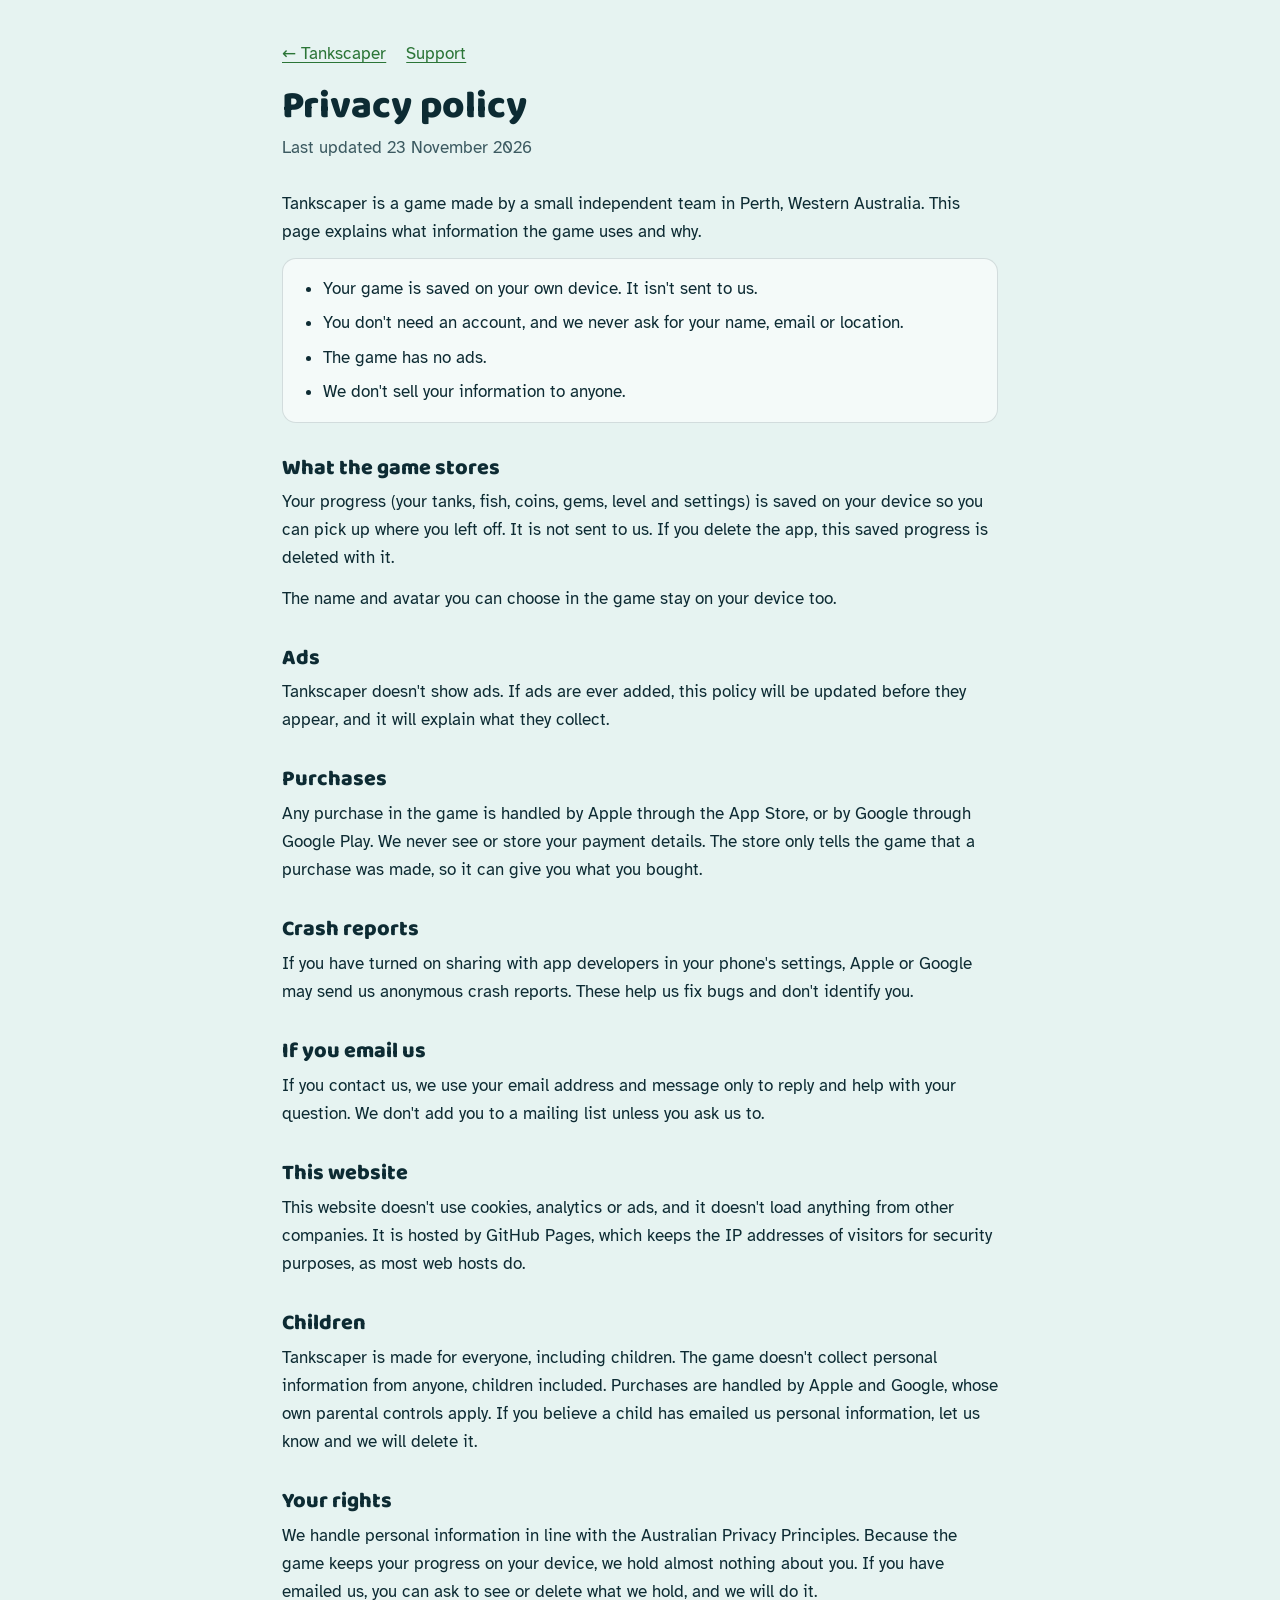
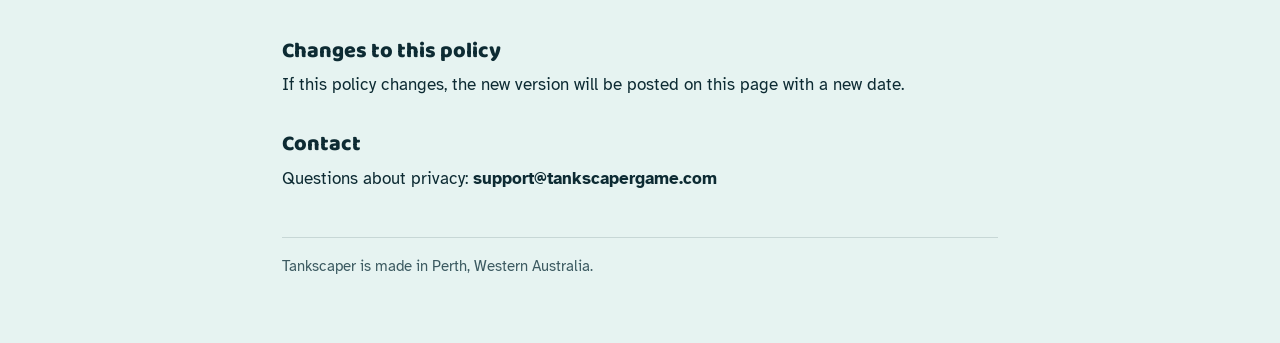
<file: privacy.html>
<!doctype html>
<html lang="en">
<head>
<meta charset="utf-8">
<meta name="viewport" content="width=device-width,initial-scale=1,viewport-fit=cover">
<title>Tankscaper Privacy Policy</title>
<meta name="description" content="How the Tankscaper game handles your information: saved on your device, no account, ads only when you choose.">
<link rel="canonical" href="https://tankscapergame.com/privacy.html">
<link rel="icon" href="/favicon.ico" sizes="48x48">
<link rel="icon" type="image/png" sizes="96x96" href="/favicon-96.png">
<link rel="apple-touch-icon" href="/apple-touch-icon.png">
<link rel="stylesheet" href="/fonts/fonts.css">
<style>
:root{--water:#e6f3f1;--ink:#0d2b33;--ink-soft:#3c5a61;--leaf:#2b7537;--line:rgba(13,43,51,.14);--card:rgba(255,255,255,.55);
  --display:"Baloo 2","Arial Rounded MT Bold","Trebuchet MS",system-ui,sans-serif;--body:"Atkinson Hyperlegible","Segoe UI",system-ui,-apple-system,sans-serif;color-scheme:light;
  padding-top:env(safe-area-inset-top,0px);padding-bottom:env(safe-area-inset-bottom,0px)}
@media (prefers-color-scheme: dark){:root:not([data-theme="light"]){--water:#082029;--ink:#e3f2ef;--ink-soft:#a5c3c3;--leaf:#7fd08a;--line:rgba(227,242,239,.14);--card:rgba(255,255,255,.05);color-scheme:dark}}
:root[data-theme="dark"]{--water:#082029;--ink:#e3f2ef;--ink-soft:#a5c3c3;--leaf:#7fd08a;--line:rgba(227,242,239,.14);--card:rgba(255,255,255,.05);color-scheme:dark}
*{box-sizing:border-box}
body{margin:0;background:var(--water);color:var(--ink);font:400 1.0625rem/1.65 var(--body)}
main{max-width:68ch;margin-inline:auto;padding-block:40px 64px;padding-left:max(16px, env(safe-area-inset-left, 0px));padding-right:max(16px, env(safe-area-inset-right, 0px))}
a{color:var(--leaf);text-underline-offset:3px}
a:focus-visible{outline:3px solid var(--leaf);outline-offset:3px}
h1,h2{font-family:var(--display);font-weight:800;line-height:1.1;text-wrap:balance}
h1{font-size:2.4rem;margin:18px 0 6px}
h2{font-size:1.35rem;margin:34px 0 8px}
p,ul{margin:0 0 12px}
.date{color:var(--ink-soft);margin-bottom:28px}
.mail{user-select:all;font-weight:700}
ul{padding-left:1.2em}
li+li{margin-top:6px}
.short{background:var(--card);border:1px solid var(--line);border-radius:14px;padding:16px 20px;margin-bottom:8px}
.short ul{margin:0}
.top{display:flex;gap:20px;flex-wrap:wrap}
.top a{display:inline-block;padding-block:10px;margin-block:-10px}
a,button,summary{touch-action:manipulation}
p,li{text-wrap:pretty}
footer{margin-top:44px;padding-top:16px;border-top:1px solid var(--line);color:var(--ink-soft);font-size:.95rem}
</style>
</head>
<body>
<main>
  <nav class="top" aria-label="Site"><a href="index.html">← Tankscaper</a><a href="support.html">Support</a></nav>
  <h1>Privacy policy</h1>
  <p class="date">Last updated 23 November 2026</p>

  <p>Tankscaper is a game made by a small independent team in Perth, Western Australia. This page explains what information the game uses and why.</p>

  <div class="short">
    <ul>
      <li>Your game is saved on your own device. It isn't sent to us.</li>
      <li>You don't need an account, and we never ask for your name, email or location.</li>
      <li>The game has no ads.</li>
      <li>We don't sell your information to anyone.</li>
    </ul>
  </div>

  <h2>What the game stores</h2>
  <p>Your progress (your tanks, fish, coins, gems, level and settings) is saved on your device so you can pick up where you left off. It is not sent to us. If you delete the app, this saved progress is deleted with it.</p>
  <p>The name and avatar you can choose in the game stay on your device too.</p>

  <h2>Ads</h2>
  <p>Tankscaper doesn't show ads. If ads are ever added, this policy will be updated before they appear, and it will explain what they collect.</p>

  <h2>Purchases</h2>
  <p>Any purchase in the game is handled by Apple through the App Store, or by Google through Google Play. We never see or store your payment details. The store only tells the game that a purchase was made, so it can give you what you bought.</p>

  <h2>Crash reports</h2>
  <p>If you have turned on sharing with app developers in your phone's settings, Apple or Google may send us anonymous crash reports. These help us fix bugs and don't identify you.</p>

  <h2>If you email us</h2>
  <p>If you contact us, we use your email address and message only to reply and help with your question. We don't add you to a mailing list unless you ask us to.</p>

  <h2>This website</h2>
  <p>This website doesn't use cookies, analytics or ads, and it doesn't load anything from other companies. It is hosted by GitHub Pages, which keeps the IP addresses of visitors for security purposes, as most web hosts do.</p>

  <h2>Children</h2>
  <p>Tankscaper is made for everyone, including children. The game doesn't collect personal information from anyone, children included. Purchases are handled by Apple and Google, whose own parental controls apply. If you believe a child has emailed us personal information, let us know and we will delete it.</p>

  <h2>Your rights</h2>
  <p>We handle personal information in line with the Australian Privacy Principles. Because the game keeps your progress on your device, we hold almost nothing about you. If you have emailed us, you can ask to see or delete what we hold, and we will do it.</p>

  <h2>Changes to this policy</h2>
  <p>If this policy changes, the new version will be posted on this page with a new date.</p>

  <h2>Contact</h2>
  <p>Questions about privacy: <span class="mail">support@tankscapergame.com</span></p>

  <footer>Tankscaper is made in Perth, Western Australia.</footer>
</main>
</body>
</html>
</file>
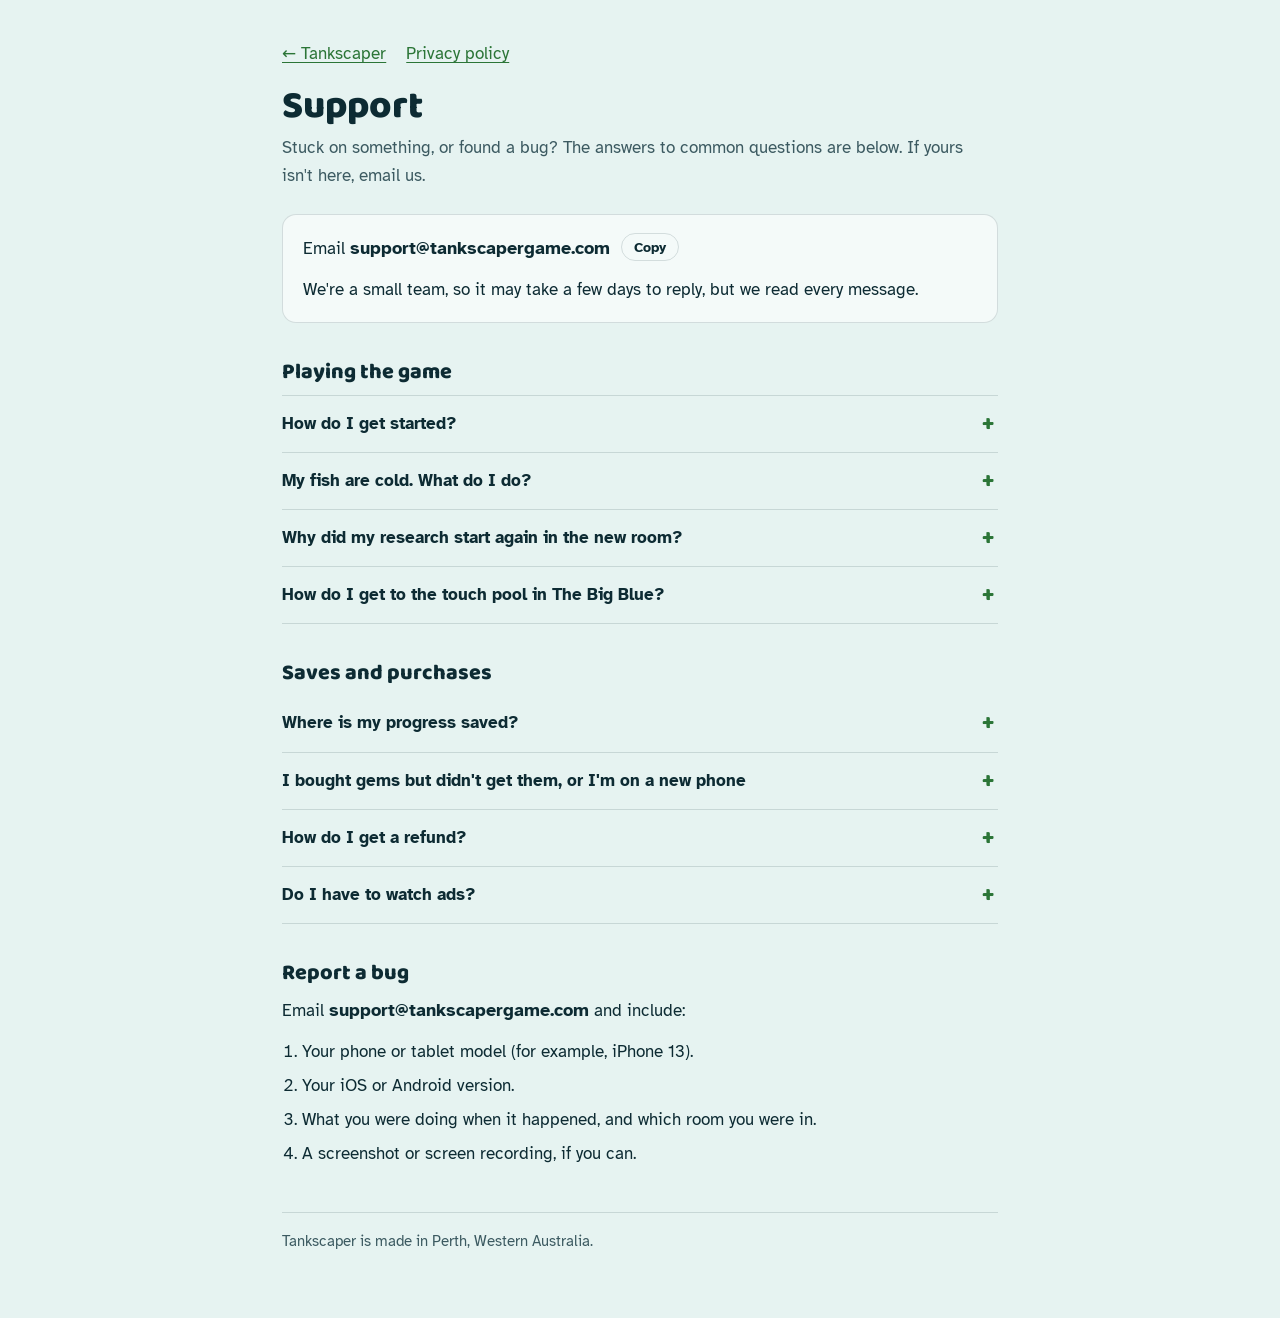
<file: support.html>
<!doctype html>
<html lang="en">
<head>
<meta charset="utf-8">
<meta name="viewport" content="width=device-width,initial-scale=1,viewport-fit=cover">
<title>Tankscaper Support</title>
<meta name="description" content="Help with Tankscaper: saves, purchases, getting started and how to report a bug.">
<link rel="canonical" href="https://tankscapergame.com/support.html">
<link rel="icon" href="/favicon.ico" sizes="48x48">
<link rel="icon" type="image/png" sizes="96x96" href="/favicon-96.png">
<link rel="apple-touch-icon" href="/apple-touch-icon.png">
<link rel="stylesheet" href="/fonts/fonts.css">
<style>
:root{--water:#e6f3f1;--ink:#0d2b33;--ink-soft:#3c5a61;--leaf:#2b7537;--line:rgba(13,43,51,.14);--card:rgba(255,255,255,.55);
  --display:"Baloo 2","Arial Rounded MT Bold","Trebuchet MS",system-ui,sans-serif;--body:"Atkinson Hyperlegible","Segoe UI",system-ui,-apple-system,sans-serif;color-scheme:light;
  padding-top:env(safe-area-inset-top,0px);padding-bottom:env(safe-area-inset-bottom,0px)}
@media (prefers-color-scheme: dark){:root:not([data-theme="light"]){--water:#082029;--ink:#e3f2ef;--ink-soft:#a5c3c3;--leaf:#7fd08a;--line:rgba(227,242,239,.14);--card:rgba(255,255,255,.05);color-scheme:dark}}
:root[data-theme="dark"]{--water:#082029;--ink:#e3f2ef;--ink-soft:#a5c3c3;--leaf:#7fd08a;--line:rgba(227,242,239,.14);--card:rgba(255,255,255,.05);color-scheme:dark}
*{box-sizing:border-box}
body{margin:0;background:var(--water);color:var(--ink);font:400 1.0625rem/1.65 var(--body)}
main{max-width:68ch;margin-inline:auto;padding-block:40px 64px;padding-left:max(16px, env(safe-area-inset-left, 0px));padding-right:max(16px, env(safe-area-inset-right, 0px))}
a{color:var(--leaf);text-underline-offset:3px}
a:focus-visible,summary:focus-visible,button:focus-visible{outline:3px solid var(--leaf);outline-offset:3px}
h1,h2{font-family:var(--display);font-weight:800;line-height:1.1;text-wrap:balance}
h1{font-size:2.4rem;margin:18px 0 6px}
h2{font-size:1.35rem;margin:38px 0 10px}
p,ul,ol{margin:0 0 12px}
ul,ol{padding-left:1.2em}
li+li{margin-top:6px}
.lead{color:var(--ink-soft);margin-bottom:24px}
.top{display:flex;gap:20px;flex-wrap:wrap}
.top a{display:inline-block;padding-block:10px;margin-block:-10px}
a,button,summary{touch-action:manipulation}
p,li{text-wrap:pretty}
.contact{background:var(--card);border:1px solid var(--line);border-radius:14px;padding:18px 20px}
.contact p:last-child{margin:0}
.mail{user-select:all;font-weight:700;font-size:1.15rem;overflow-wrap:anywhere}
.copy{position:relative;font:700 .9rem var(--body);color:var(--ink);background:transparent;border:1.5px solid var(--line);border-radius:999px;padding:4px 12px;margin-left:6px;cursor:pointer;vertical-align:2px;transition:transform .16s cubic-bezier(.23,1,.32,1)}
.copy::before{content:"";position:absolute;inset:-9px -4px}
.copy:active{transform:scale(.97)}
.copied{color:var(--leaf);font-weight:700;margin-left:6px}
details{border-bottom:1px solid var(--line)}
details:first-of-type{border-top:1px solid var(--line)}
summary{cursor:pointer;font-weight:700;padding:14px 32px 14px 0;list-style:none;position:relative}
summary::-webkit-details-marker{display:none}
summary::after{content:"+";position:absolute;right:4px;top:10px;font:800 1.4rem var(--display);color:var(--leaf)}
details[open] summary::after{content:"−"}
details>div{padding:0 0 14px}
details>div p:last-child,details>div ul:last-child,details>div ol:last-child{margin-bottom:0}
footer{margin-top:44px;padding-top:16px;border-top:1px solid var(--line);color:var(--ink-soft);font-size:.95rem}
</style>
</head>
<body>
<main>
  <nav class="top" aria-label="Site"><a href="index.html">← Tankscaper</a><a href="privacy.html">Privacy policy</a></nav>
  <h1>Support</h1>
  <p class="lead">Stuck on something, or found a bug? The answers to common questions are below. If yours isn't here, email us.</p>

  <div class="contact">
    <p>Email <span class="mail" id="mail">support@tankscapergame.com</span> <button class="copy" type="button" id="copy-mail">Copy</button> <span class="copied" id="copy-note" role="status" aria-live="polite"></span></p>
    <p>We're a small team, so it may take a few days to reply, but we read every message.</p>
  </div>

  <h2>Playing the game</h2>

  <details>
    <summary>How do I get started?</summary>
    <div>
      <p>Aunt Marina walks you through your first tank. Follow her tips to add gravel, plants and your first fish. A card at the start shows the controls. If you already know your way around, tap <strong>Skip the guide</strong>.</p>
    </div>
  </details>

  <details>
    <summary>My fish are cold. What do I do?</summary>
    <div>
      <p>When a tank gets too cold, a warning appears. Tap the heater button on the warning to add a heater in one go. Tropical fish need warm water to stay healthy.</p>
    </div>
  </details>

  <details>
    <summary>Why did my research start again in the new room?</summary>
    <div>
      <p>That's on purpose. The freshwater room, the reef room and the fish shop each have their own research and upgrades. When you move into a new room, you build up its upgrades from the start.</p>
    </div>
  </details>

  <details>
    <summary>How do I get to the touch pool in The Big Blue?</summary>
    <div>
      <p>The touch pool has to be built first. Once it's built, a button for it appears in The Big Blue, and you can visit it and aquascape it like your other tanks.</p>
    </div>
  </details>

  <h2>Saves and purchases</h2>

  <details>
    <summary>Where is my progress saved?</summary>
    <div>
      <p>Your progress is saved on your phone or tablet, and you don't need an account. Deleting the app deletes your progress too, so keep that in mind before deleting it to free up space.</p>
    </div>
  </details>

  <details>
    <summary>I bought gems but didn't get them, or I'm on a new phone</summary>
    <div>
      <p>Open the gem shop and tap <strong>Restore purchases</strong>. Make sure you're signed in with the same Apple ID or Google account you used to buy them.</p>
    </div>
  </details>

  <details>
    <summary>How do I get a refund?</summary>
    <div>
      <p>Refunds are handled by the store you bought from, not by us.</p>
      <ul>
        <li><strong>iPhone and iPad:</strong> go to <a href="https://reportaproblem.apple.com" rel="noopener">reportaproblem.apple.com</a> and choose the purchase.</li>
        <li><strong>Android:</strong> open Google Play, go to Payments &amp; subscriptions, then Budget &amp; history, and choose the purchase.</li>
      </ul>
    </div>
  </details>

  <details>
    <summary>Do I have to watch ads?</summary>
    <div>
      <p>No. Tankscaper has no ads.</p>
    </div>
  </details>

  <h2>Report a bug</h2>
  <p>Email <span class="mail">support@tankscapergame.com</span> and include:</p>
  <ol>
    <li>Your phone or tablet model (for example, iPhone 13).</li>
    <li>Your iOS or Android version.</li>
    <li>What you were doing when it happened, and which room you were in.</li>
    <li>A screenshot or screen recording, if you can.</li>
  </ol>

  <footer>Tankscaper is made in Perth, Western Australia.</footer>
</main>
<script>
(function(){
  var b=document.getElementById('copy-mail'),n=document.getElementById('copy-note');
  if(!b)return;
  b.addEventListener('click',function(){
    var t='support@tankscapergame.com';
    function ok(){n.textContent='Copied';setTimeout(function(){n.textContent=''},2000)}
    try{
      if(navigator.clipboard&&navigator.clipboard.writeText){navigator.clipboard.writeText(t).then(ok,function(){n.textContent='Select the address to copy it'})}
      else{n.textContent='Select the address to copy it'}
    }catch(e){n.textContent='Select the address to copy it'}
  });
})();
</script>
</body>
</html>
</file>
<file: fonts/fonts.css>
/* The site's fonts, served from this site (Latin subsets). All are under the SIL Open Font License: see the OFL files here. */
@font-face{font-family:"Bricolage Grotesque";src:url(bricolage-grotesque.woff2) format("woff2");font-weight:400 800;font-stretch:75% 100%;font-style:normal;font-display:swap}
@font-face{font-family:"Fredoka";src:url(fredoka.woff2) format("woff2");font-weight:500 700;font-style:normal;font-display:swap}
@font-face{font-family:"Baloo 2";src:url(baloo2-800.woff2) format("woff2");font-weight:800;font-style:normal;font-display:swap}
@font-face{font-family:"Atkinson Hyperlegible";src:url(atkinson-hyperlegible-400.woff2) format("woff2");font-weight:400;font-style:normal;font-display:swap}
@font-face{font-family:"Atkinson Hyperlegible";src:url(atkinson-hyperlegible-700.woff2) format("woff2");font-weight:700;font-style:normal;font-display:swap}
</file>
